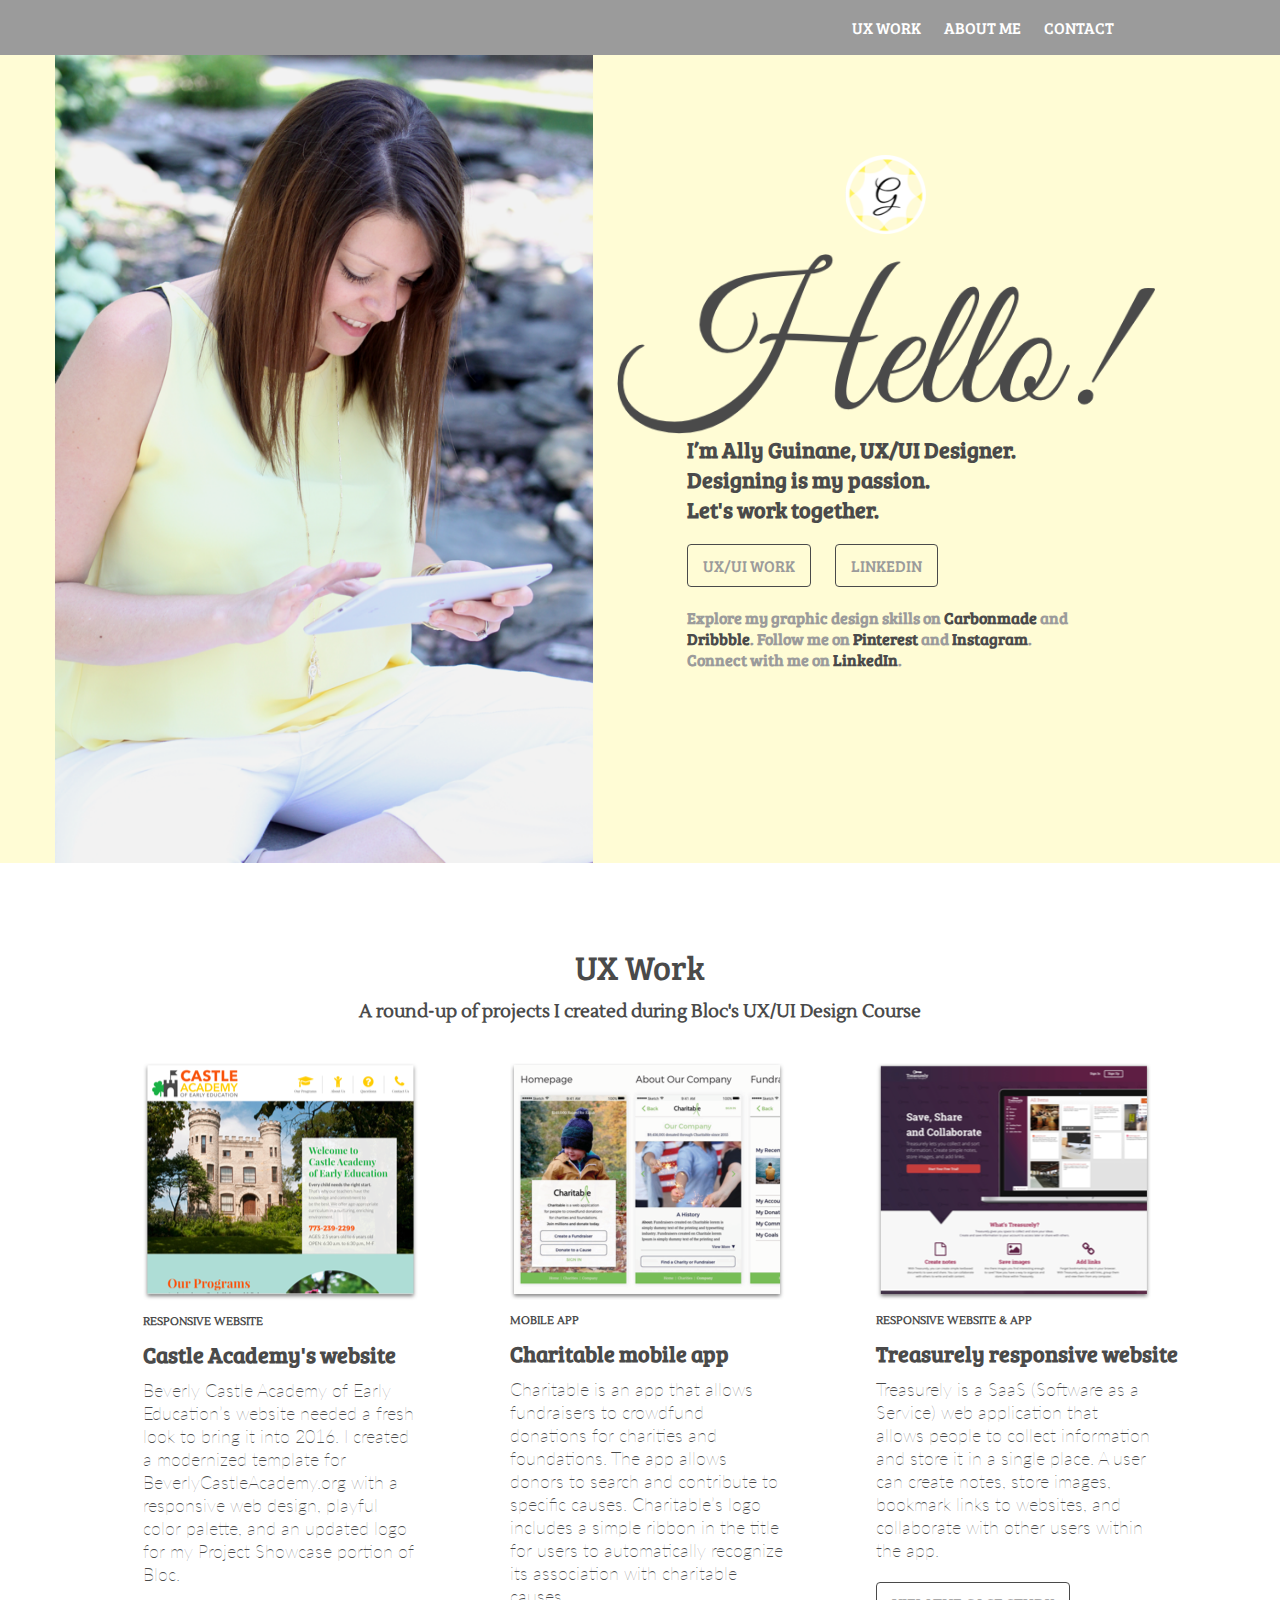
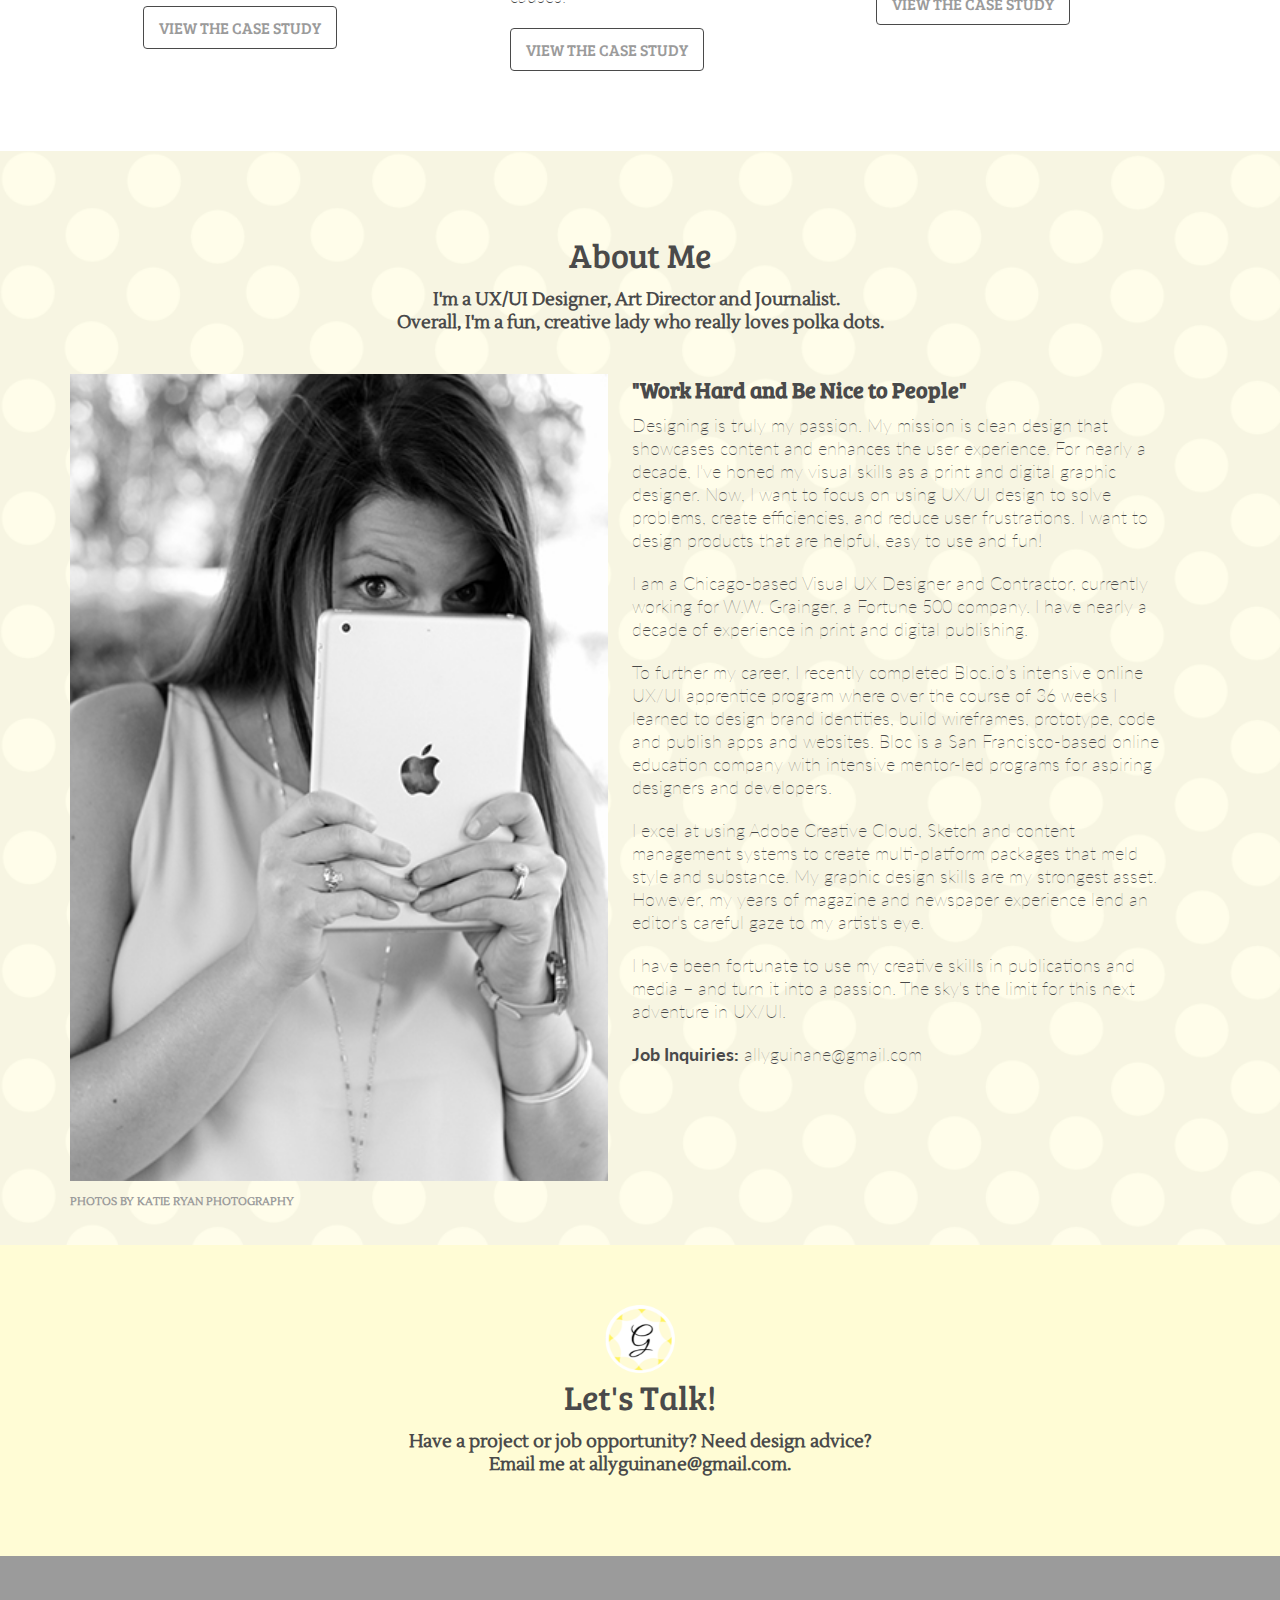
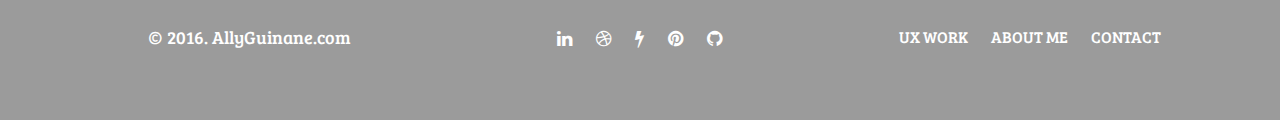
<file: index.html>
<!DOCTYPE html>
<html lang="en">
  <head>
    <meta charset="utf-8">
    <meta http-equiv="X-UA-Compatible" content="IE=edge">
    <meta name="viewport" content="width=device-width, initial-scale=1">
    <!-- The above 3 meta tags *must* come first in the head; any other head content must come *after* these tags -->
    <meta name="description" content="">
    <meta name="author" content="">
  
       <title>Ally Guinane | UX Designer</title>
  
    <!-- Google Fonts -->
      <link href='https://fonts.googleapis.com/css?family=Lustria|Bree+Serif|Great+Vibes|Lato:400,700,400italic,300' rel='stylesheet' type='text/css'>
    
    <!-- CSS -->
     <link rel="stylesheet" href="css/normalize.css">
     <link rel="stylesheet" href="css/style.css">
     <link rel="stylesheet" href="css/font-awesome.css">
  
  </head>
<body>
   <!-- Hero -->
       <div class="topnav">
          <ul>
              <li><a href="#uxwork">UX WORK</a></li>
              <li><a href="#aboutme">ABOUT ME</a></li>
              <li><a href="#contact">CONTACT</a></li>
          </ul>
       </div>
 <header>
      <nav class="container">

     <!--<div class="one-half">
        <a href="index.html" class="site-logo"><img src="images/site-logo.png" alt="G-logo" /></a> 
     </div> -->
     <div class="one-half">
        <img src="images/Guinane_05.png" alt="portrait1" class="mobile-hide"/>
     </div>
     <div class="one-half">
       <!--
        <ul>
          <li><a href="#uxwork">UX WORK</a></li>
          <li><a href="#aboutme">ABOUT ME</a></li>
          <li><a href="#contact">CONTACT</a></li>
        </ul>
        -->
        <a href="index.html" class="site-logo"><img src="images/site-logo.png" alt="g-logo"/></a>
          <img src="images/site-hello.png" alt="hello"/>
          <h3>I’m Ally Guinane, UX/UI Designer.  <br>Designing is my passion. <br>Let's work together.</h3>
          <div class="herobuttons">  
            <ul>
              <li class="btn-outline"><a href="#uxwork">UX/UI WORK</a></li>
              <li class="btn-outline"><a href="https://www.linkedin.com/in/ally-guinane-a4b34031">LINKEDIN</a></li>
            </ul>
          </div>
          <h4>Explore my graphic design skills on <a href="https://allyguinane.carbonmade.com/">Carbonmade</a> and <a href="https://dribbble.com/allyguinane">Dribbble</a>. Follow me on <a href="https://www.pinterest.com/newsally/">Pinterest</a> and <a href="https://www.instagram.com/newsartistally/?hl=en">Instagram</a>. Connect with me on <a href="https://www.linkedin.com/in/ally-guinane-a4b34031">LinkedIn</a>.</h4>
     </div>
   </nav>
 </header>

 <main role="main">
   <!-- UX Work -->
   <section id="uxwork" class="uxwork">
    <h2>UX Work</h2>
    <h5>A round-up of projects I created during Bloc's UX/UI Design Course</h5>
     <ul class="container">
       <li class="one-third">
        <div>
          <img src="images/Castle_uxwork.png" alt="castlephoto"/>
         <h6>RESPONSIVE WEBSITE</h6>
          <h3>Castle Academy's website</h3>
            <p>Beverly Castle Academy of Early Education’s website needed a fresh look to bring it into 2016. I created a modernized template for BeverlyCastleAcademy.org with a responsive web design, playful color palette, and an updated logo for my Project Showcase portion of Bloc.</p>
             <a href="https://allyguinane.github.io/casestudy1.html" class="btn-main">VIEW THE CASE STUDY</a>
        </div>
       </li>
       <li class="one-third">
        <img src="images/Charitable_uxwork.png" alt="charitablephoto"/>
         <h6>MOBILE APP</h6>
          <h3>Charitable mobile app</h3>
            <p>Charitable is an app that allows fundraisers to crowdfund donations for charities and foundations. The app allows donors to search and contribute to specific causes. Charitable’s logo includes a simple ribbon in the title for users to automatically recognize its association with charitable causes.</p>
              <a href="https://allyguinane.github.io/casestudy2.html" class="btn-main">VIEW THE CASE STUDY</a>
       </li>
       <li class="one-third">
        <img src="images/Treasurely_uxwork.png" alt="treasurelyphoto"/>
         <h6>RESPONSIVE WEBSITE & APP </h6>
          <h3>Treasurely responsive website</h3>
            <p>Treasurely is a SaaS (Software as a Service) web application that allows people to collect information and store it in a single place. A user can create notes, store images, bookmark links to websites, and collaborate with other users within the app.</p>
              <a href="https://allyguinane.github.io/casestudy3.html" class="btn-main">VIEW THE CASE STUDY</a>
       </li>
     </ul>
   </section>


<!-- About Me -->
 <section id="aboutme" class="aboutme">
   <div class="container">

     <h2>About Me</h2>
     <h5>I'm a UX/UI Designer, Art Director and Journalist.  <br>Overall, I'm a fun, creative lady who really loves polka dots.</h5>

    <ul class="container">
       <li class="one-half">
         <img src="images/Guinane_standing.png" alt="portrait2">
         <h6>PHOTOS BY <a href="http://www.katieryanchicago.com/">KATIE RYAN PHOTOGRAPHY</a></h6>
       </li>
       <li class="one-half">
         <h3>"Work Hard and Be Nice to People"</h3>
            <p>Designing is truly my passion. My mission is clean design that showcases content and enhances the user experience. For nearly a decade, I've honed my visual skills as a print and digital graphic designer. Now, I want to focus on using UX/UI design to solve problems, create efficiencies, and reduce user frustrations. I want to design products that are helpful, easy to use and fun!</p>
            <p>I am a Chicago-based Visual UX Designer and Contractor, currently working for W.W. Grainger, a Fortune 500 company. I have nearly a decade of experience in print and digital publishing.</p>
            <p>To further my career, I recently completed Bloc.io’s intensive online UX/UI apprentice program where over the course of 36 weeks I learned to design brand identities, build wireframes, prototype, code and publish apps and websites. Bloc is a San Francisco-based online education company with intensive mentor-led programs for aspiring designers and developers.</p>
            <p>I excel at using Adobe Creative Cloud, Sketch and content management systems to create multi-platform packages that meld style and substance. My graphic design skills are my strongest asset. However, my years of magazine and newspaper experience lend an editor's careful gaze to my artist's eye.</p> 
            <p>I have been fortunate to use my creative skills in publications and media – and turn it into a passion. The sky's the limit for this next adventure in UX/UI.</p>
            <p><b>Job Inquiries:</b> allyguinane@gmail.com</p>
            <!--Noting out for now 
            <ul>Skills
              <li>User Experience Design</li>
              <li>Graphic Design</li>
              <li>Content</li>
              <li>Coding</li>
              <li>Wireframes</li>
              <li>User Research</li>
            </ul> 
            -->

           <!-- Noting out for now <img src="images/site-sig.png" alt="signature"/> -->
        </li> 

    </div>
 </section>

 <!-- Let's Talk -->
 <section id="contact" class="contact">
   <div class="container">
    <a href="index.html" class="site-logo"><img src="images/site-logo.png" alt="g-logo"/></a>
     <h2>Let's Talk!</h2>
     <h5>Have a project or job opportunity? Need design advice? 
     <br>Email me at allyguinane@gmail.com.</h5>
   </div>
   <!-- <div class="talkforms">
       <form accept-charset="UTF-8" action="https://formkeep.com/f/446f68427d8b" method="POST">
         <input type="hidden" name="utf8" value="✓">

         <label for="name">Name</label>
         <input type="name" id="username" name="name">
       </form>
    <br>
       <form>
         <label for="email-address">Email</label>
         <input type="emailaddress" id="email-address" name="email">
       </form>
    <br>
      <h4>How can I help you?</h4>
       <form>
          <textarea rows="4" cols="50" name="comment" form="usrform">
          Enter message here...</textarea>
    <br>
          <button type="submit">SUBMIT</button>
       </form>
   </div> -->
       <!-- Main form - Noting this out for now 12/2016
   <div class="talkforms">
      <form accept-charset="UTF-8" action="https://formkeep.com/f/ef1997807b22" method="POST">
        <input type="hidden" name="utf8" value="✓">

        <label for="name">Your Name</label>
        <br>
        <input type="text" id="name" name="name">
        <br>
        <label for="email-address">Your Email</label>
        <br>
        <input type="email" id="email-address" name="email">
          <p></p>
        <label for="message">How can I help you today?</label>
          
          <textarea name="message"></textarea>
          <div>
             <button type="submit" class="btn">SUBMIT</button>
          </div>
      </form>
   </div>
   -->
 </section>

 </main>


 <!-- Footer -->
<footer>
 <section class="footer">
  <nav class="container">
     <div class="one-third">
        <p class="copyright-block">&copy; 2016. <a href="https://allyguinane.github.io/">AllyGuinane.com</a></p>
     </div>
     <div class="one-third">
        <ul class="icons">
          <li>
            <a href="https://www.linkedin.com/in/ally-guinane-a4b34031" target="_blank">
            <i class="fa fa-linkedin"></i>
            </a>
          </li>
          <li>
            <a href="https://dribbble.com/allyguinane" target="_blank">
             <i class="fa fa-dribbble"></i>
            </a>
          </li>
          <li>
             <a href="https://allyguinane.carbonmade.com" target="_blank">
              <i class="fa fa-bolt"></i>
             </a>
          </li>
          <li>
             <a href="https://www.pinterest.com/newsally/" target="_blank">
              <i class="fa fa-pinterest"></i>
             </a>
             </li>
             <li>
             <a href="https://github.com/allyguinane" target="_blank">
              <i class="fa fa-github"></i>
             </a>
          </li>
        </ul>
      </div>
       <div class="one-third">
         <ul class="navfoot">
          <li><a href="#uxwork">UX WORK</a></li>
          <li><a href="#aboutme">ABOUT ME</a></li> 
          <li><a href="#contact">CONTACT</a></li>
         </ul>
       </div>
    </nav>
  </section> 
</footer>
 
 <script>
  (function(i,s,o,g,r,a,m){i['GoogleAnalyticsObject']=r;i[r]=i[r]||function(){
  (i[r].q=i[r].q||[]).push(arguments)},i[r].l=1*new Date();a=s.createElement(o),
  m=s.getElementsByTagName(o)[0];a.async=1;a.src=g;m.parentNode.insertBefore(a,m)
  })(window,document,'script','https://www.google-analytics.com/analytics.js','ga');

  ga('create', 'UA-82502257-1', 'auto');
  ga('send', 'pageview');

</script>

  </body>
</html>
</file>
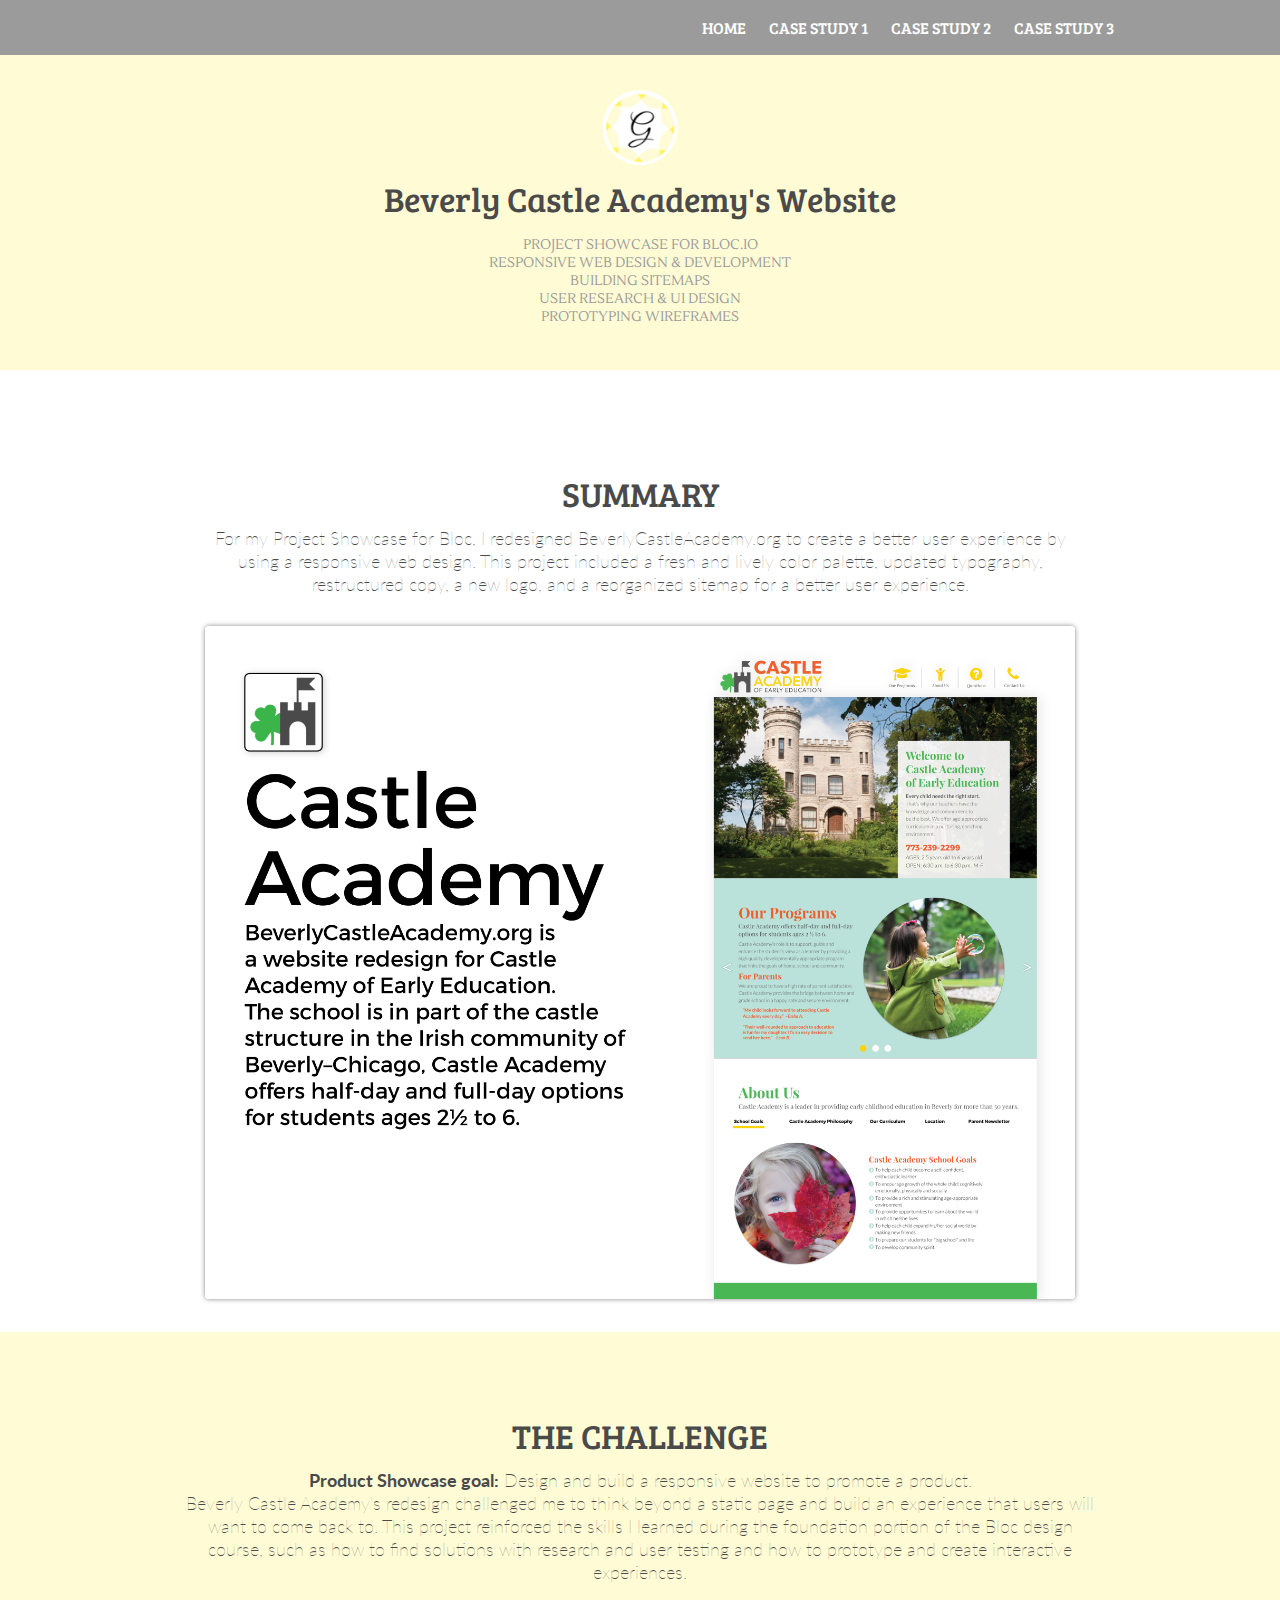
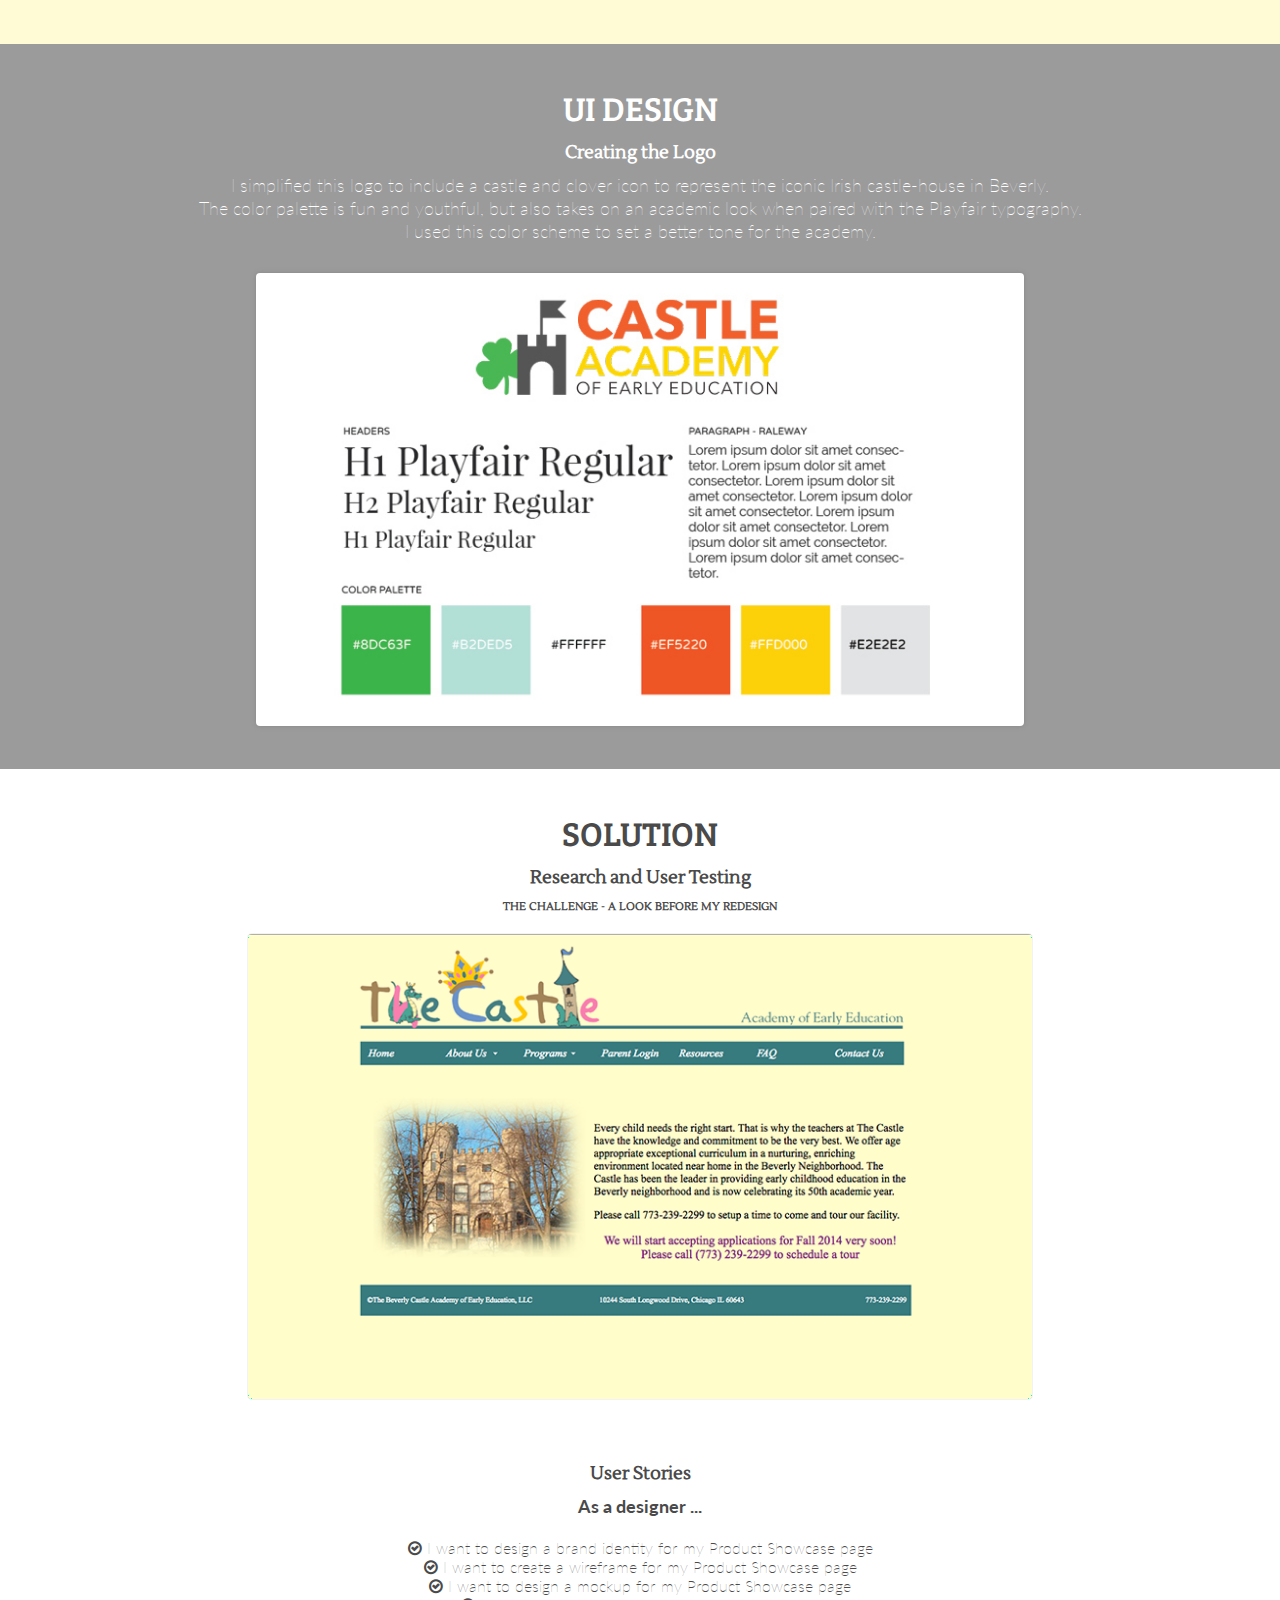
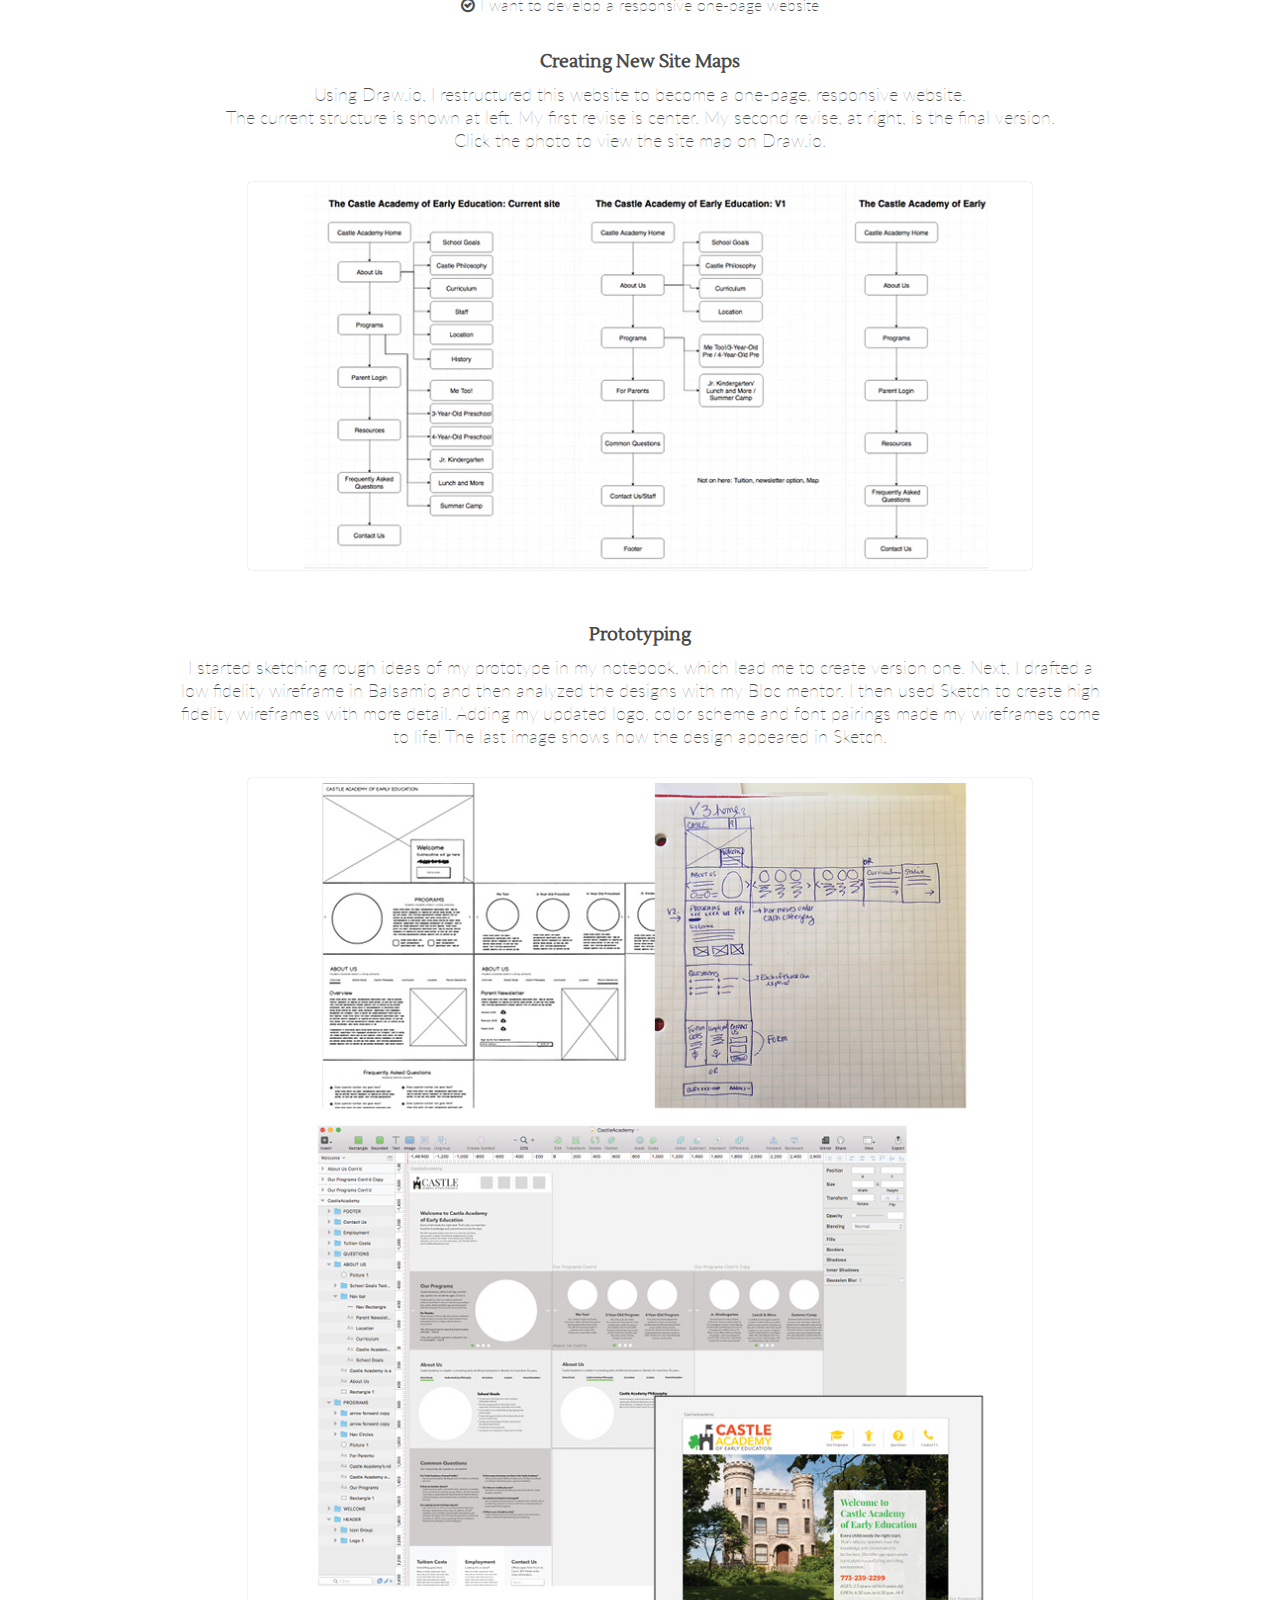
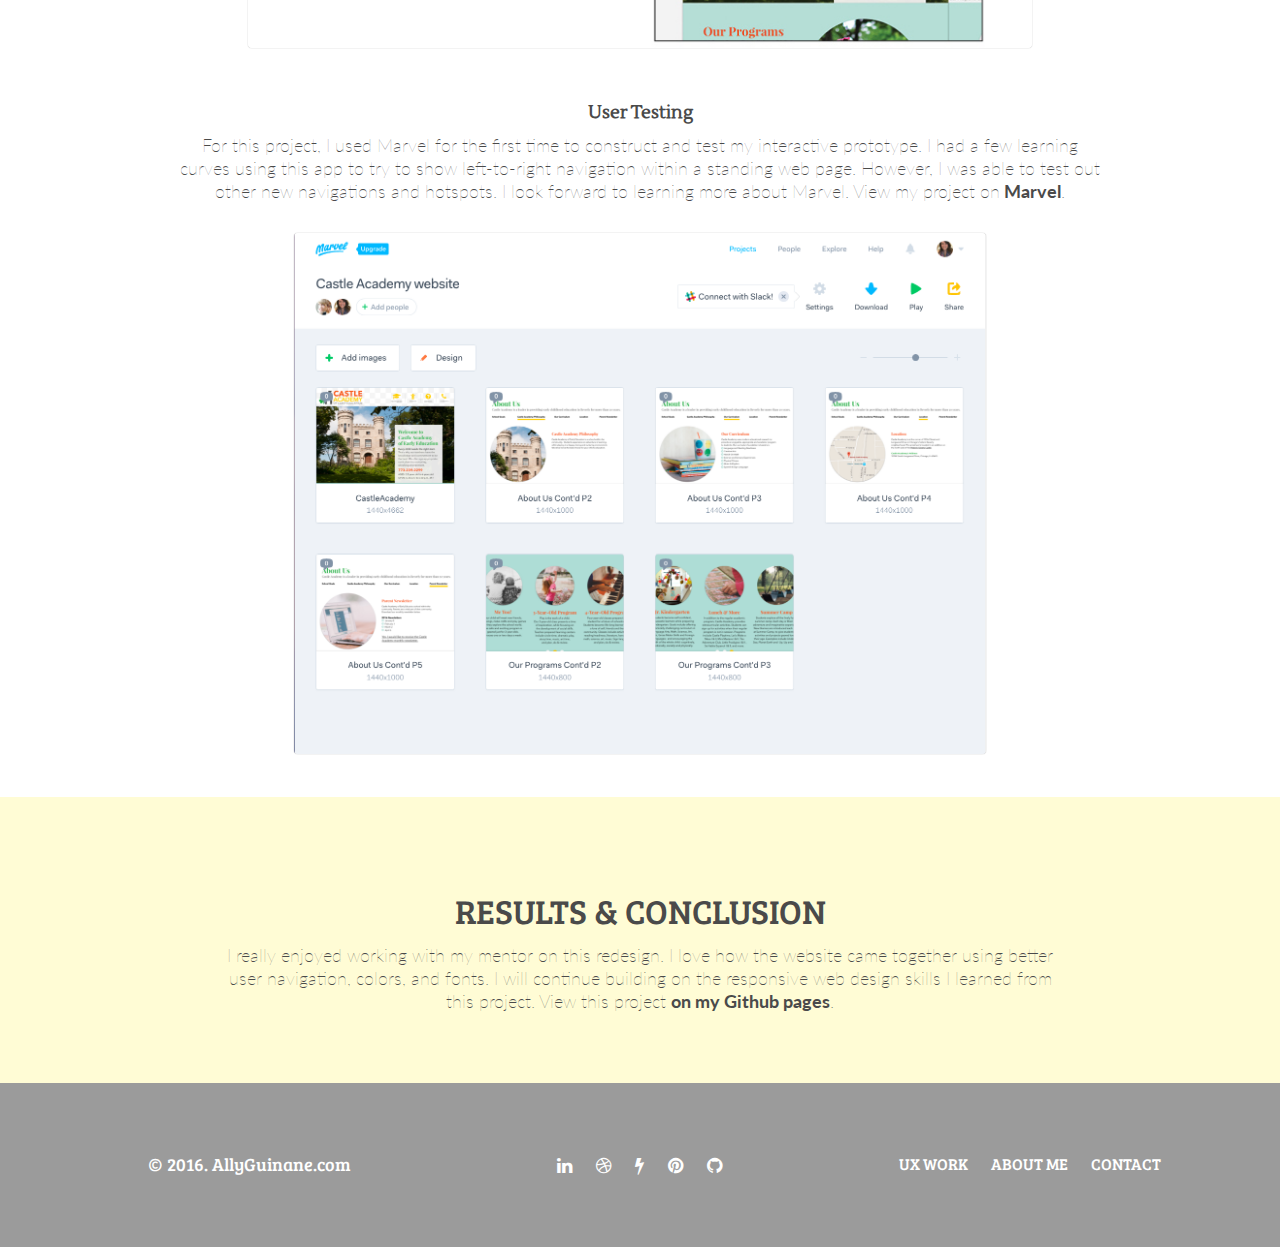
<file: casestudy1.html>
<!DOCTYPE html>
<html lang="en">
  <head>
    <meta charset="utf-8">
    <meta http-equiv="X-UA-Compatible" content="IE=edge">
    <meta name="viewport" content="width=device-width, initial-scale=1">
    <!-- The above 3 meta tags *must* come first in the head; any other head content must come *after* these tags -->
    <meta name="description" content="">
    <meta name="author" content="">
  
       <title>Ally Guinane | Case Study: Castle Academy</title>
  
    <!-- Google Fonts -->
      <link href='https://fonts.googleapis.com/css?family=Lustria|Bree+Serif|Great+Vibes|Lato:400,700,400italic,300' rel='stylesheet' type='text/css'>
    
    <!-- CSS -->
     <link rel="stylesheet" href="css/normalize.css">
     <link rel="stylesheet" href="css/style.css">
     <link rel="stylesheet" href="css/font-awesome.css">
  
  </head>
  <body>
      <div class="topnavcasestudies">
          <ul>
              <li><a href="https://allyguinane.github.io/index.html">HOME</a></li>
              <li><a href="https://allyguinane.github.io/casestudy1.html">CASE STUDY 1</a></li>
              <li><a href="https://allyguinane.github.io/casestudy2.html">CASE STUDY 2</a></li>
              <li><a href="https://allyguinane.github.io/casestudy3.html">CASE STUDY 3</a></li>
          </ul>
       </div>
    <section id="header_case" class="header">
        <a href="index.html" class="site-logo"><img src="images/site-logo.png" alt="g-logo"/></a>
        <h2>Beverly Castle Academy's Website</h2>
        <ul class="projectlist">
          <li>Project Showcase for Bloc.io</li>
          <li>Responsive Web Design & Development</li>
          <li>Building Sitemaps</li>
          <li>User Research & UI Design</li>
          <li>Prototyping Wireframes</li>
        </ul>
    </section>

    <section id="summary_case">
              <div class="summary">
                <h2>SUMMARY</h2>
                <p>For my Project Showcase for Bloc, I redesigned BeverlyCastleAcademy.org to create a better user experience by using a responsive web design. This project included a fresh and lively color palette, updated typography, restructured copy, a new logo, and a reorganized sitemap for a better user experience.</p>
                <a class="casestudy1-1"><img src="images/Castle_FinalPage.png" alt="casestudy1-1"/></a>
              </div>
    </section>

    <section id="challenge_case">
              <div class="challenge">
                <h2>THE CHALLENGE</h2>
                <p><b>Product Showcase goal:</b> Design and build a responsive website to promote a product. 
                <br>Beverly Castle Academy's redesign challenged me to think beyond a static page and build an experience that users will want to come back to. This project reinforced the skills I learned during the foundation portion of the Bloc design course, such as how to find solutions with research and user testing and how to prototype and create interactive experiences.</p>
              </div>
    </section>

            <div class="uidesign">
              <h2>UI DESIGN</h2>
              <h5>Creating the Logo</h5>
              <p>I simplified this logo to include a castle and clover icon to represent the iconic Irish castle-house in Beverly. 
              <br>The color palette is fun and youthful, but also takes on an academic look when paired with the Playfair typography. 
              <br>I used this color scheme to set a better tone for the academy.</p>
              <a class="casestudy1-2"><img src="images/CaseStudy1-2.jpg" alt="casestudy1-2"/></a>
            </div>

    <section id="solution">
            <div class="solution">
                <h2>SOLUTION</h2>
                <h5>Research and User Testing</h5>
                <h6>THE CHALLENGE - A LOOK BEFORE MY REDESIGN</h6>
                <a class="casestudy1-3"><img src="images/CaseStudy1-3.png" alt="casestudy1-3"/></a>
                <p></p>
            </div>

            <div> 
                <h5>User Stories</h5>
                  <p><b>As a designer ...</b></p>
                  <ul>
                    <li><i class="fa fa-check-circle-o"></i> I want to design a brand identity for my Product Showcase page</li>
                    <li><i class="fa fa-check-circle-o"></i> I want to create a wireframe for my Product Showcase page</li>
                    <li><i class="fa fa-check-circle-o"></i> I want to design a mockup for my Product Showcase page</li>
                    <li><i class="fa fa-check-circle-o"></i> I want to develop a responsive one-page website</li>
                  </ul>
            </div>

            <div class="sitemaps">
              <h5>Creating New Site Maps</h5>
              <p>Using Draw.io, I restructured this website to become a one-page, responsive website. 
              <br>The current structure is shown at left. My first revise is center. My second revise, at right, is the final version. 
              <br>Click the photo to view the site map on Draw.io. </p>
              <a href="https://drive.google.com/file/d/0B6pR4ae5PQekcnVobGhLUGpUdlk/view?usp=sharing" class="casestudy1-4"><img src="images/CaseStudy1-4.jpg" alt="casestudy1-4"/></a>
            </div>

            <div class="sitemaps">
              <h5>Prototyping</h5>
              <p>I started sketching rough ideas of my prototype in my notebook, which lead me to create version one. Next, I drafted a low fidelity wireframe in Balsamiq and then analyzed the designs with my Bloc mentor. I then used Sketch to create high fidelity wireframes with more detail. Adding my updated logo, color scheme and font pairings made my wireframes come to life! The last image shows how the design appeared in Sketch.</p>
              <a class="casestudy1-5"><img src="images/CaseStudy1-5.jpg" alt="casestudy1-5"/></a>
            </div>

            <div class="usertesting">
              <h5>User Testing</h5>
              <p>For this project, I used Marvel for the first time to construct and test my interactive prototype. I had a few learning curves using this app to try to show left-to-right navigation within a standing web page. However, I was able to test out other new navigations and hotspots. I look forward to learning more about Marvel. View my project on<a href="https://marvelapp.com/id0ae6"> Marvel</a>.</p>
              <a href="https://marvelapp.com/id0ae6#11682579" class="casestudy1-6"><img src="images/CaseStudy1-6.png" alt="casestudy1-6"/></a>
            </div>
    </section>
    <section id="results">
            <div class="results">
              <h2>RESULTS & CONCLUSION</h2>
              <p>I really enjoyed working with my mentor on this redesign. I love how the website came together using better user navigation, colors, and fonts. I will continue building on the responsive web design skills I learned from this project. View this project <a href="http://allyguinane.github.io/castle-academy/">on my Github pages</a>.</p>
            </div>
    </section>
      </div>
    </section>



 <!-- Footer -->
<footer>
 <section class="footer">
  <nav class="container">
     <div class="one-third">
        <p class="copyright-block">&copy; 2016. <a href="https://allyguinane.github.io/">AllyGuinane.com</a></p>
     </div>
     <div class="one-third">
        <ul class="icons">
          <li>
            <a href="https://www.linkedin.com/in/ally-davis-guinane-a4b34031" target="_blank">
            <i class="fa fa-linkedin"></i>
            </a>
          </li>
          <li>
            <a href="https://dribbble.com/allyguinane" target="_blank">
             <i class="fa fa-dribbble"></i>
            </a>
          </li>
          <li>
             <a href="https://allyguinane.carbonmade.com" target="_blank">
              <i class="fa fa-bolt"></i>
             </a>
          </li>
          <li>
             <a href="https://www.pinterest.com/newsally/" target="_blank">
              <i class="fa fa-pinterest"></i>
             </a>
             </li>
             <li>
             <a href="https://github.com/allyguinane" target="_blank">
              <i class="fa fa-github"></i>
             </a>
          </li>
        </ul>
      </div>
      <div class="one-third">
           <ul class="navfoot"> 
            <li><a href="https://allyguinane.github.io/#uxwork">UX WORK</a></li>
            <li><a href="https://allyguinane.github.io/#aboutme">ABOUT ME</a></li> 
            <li><a href="https://allyguinane.github.io/#contact">CONTACT</a></li>
           </ul>
      </div>
   </nav>
  </section>
</footer>
 
 <script>
  (function(i,s,o,g,r,a,m){i['GoogleAnalyticsObject']=r;i[r]=i[r]||function(){
  (i[r].q=i[r].q||[]).push(arguments)},i[r].l=1*new Date();a=s.createElement(o),
  m=s.getElementsByTagName(o)[0];a.async=1;a.src=g;m.parentNode.insertBefore(a,m)
  })(window,document,'script','https://www.google-analytics.com/analytics.js','ga');

  ga('create', 'UA-82502257-1', 'auto');
  ga('send', 'pageview');

</script>

 </body>
</html>
</file>
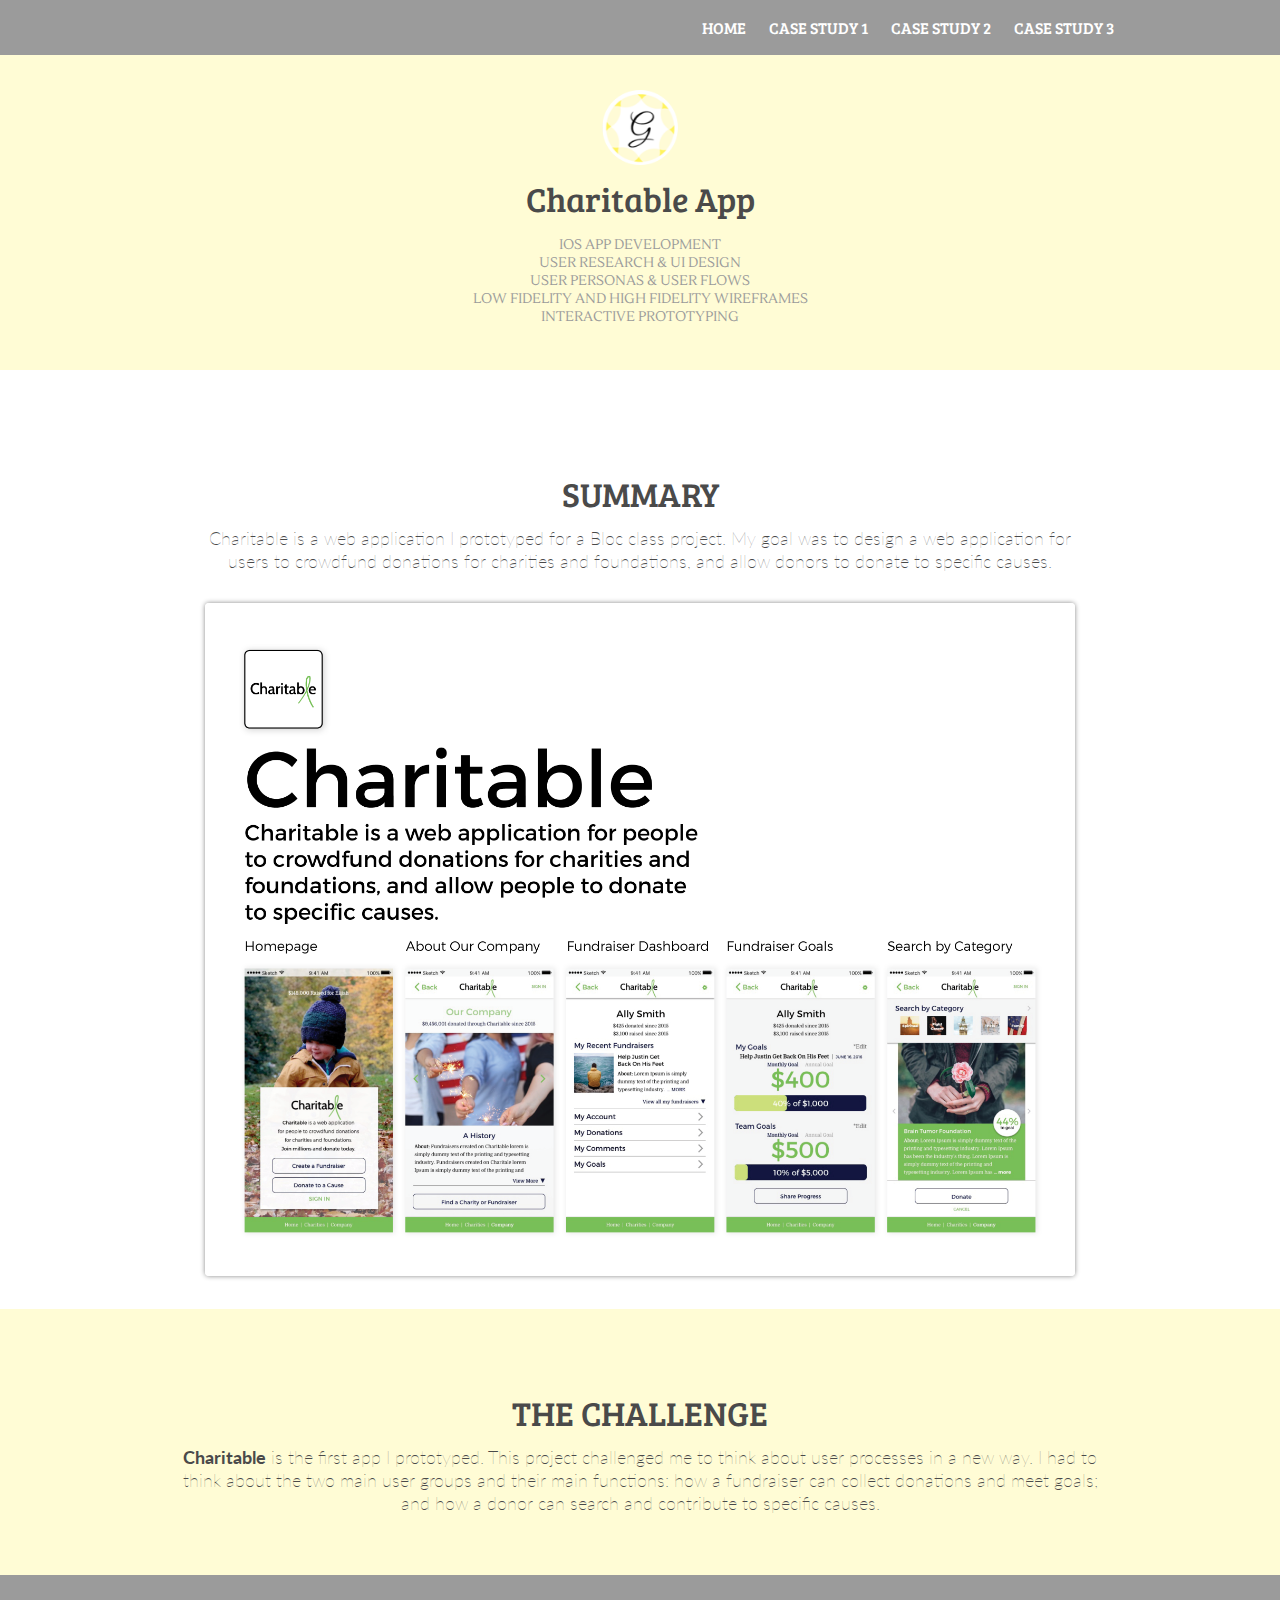
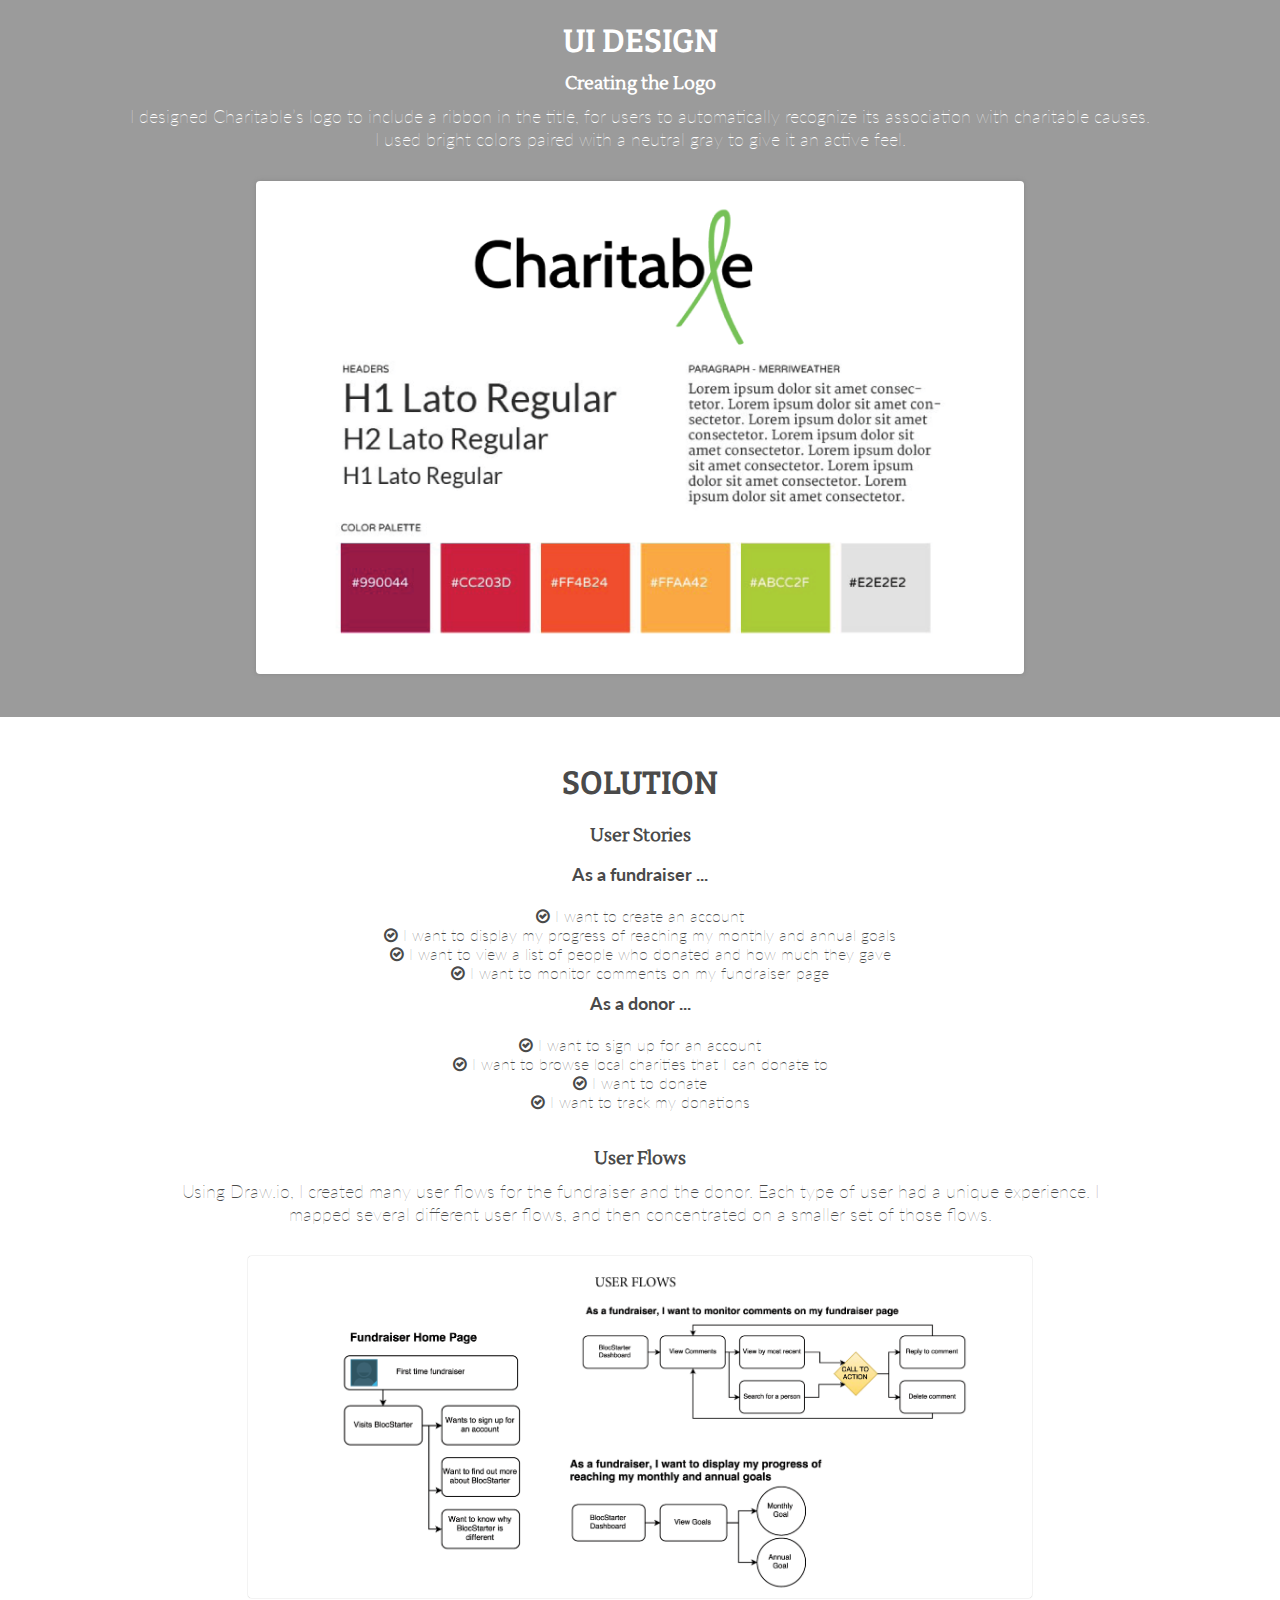
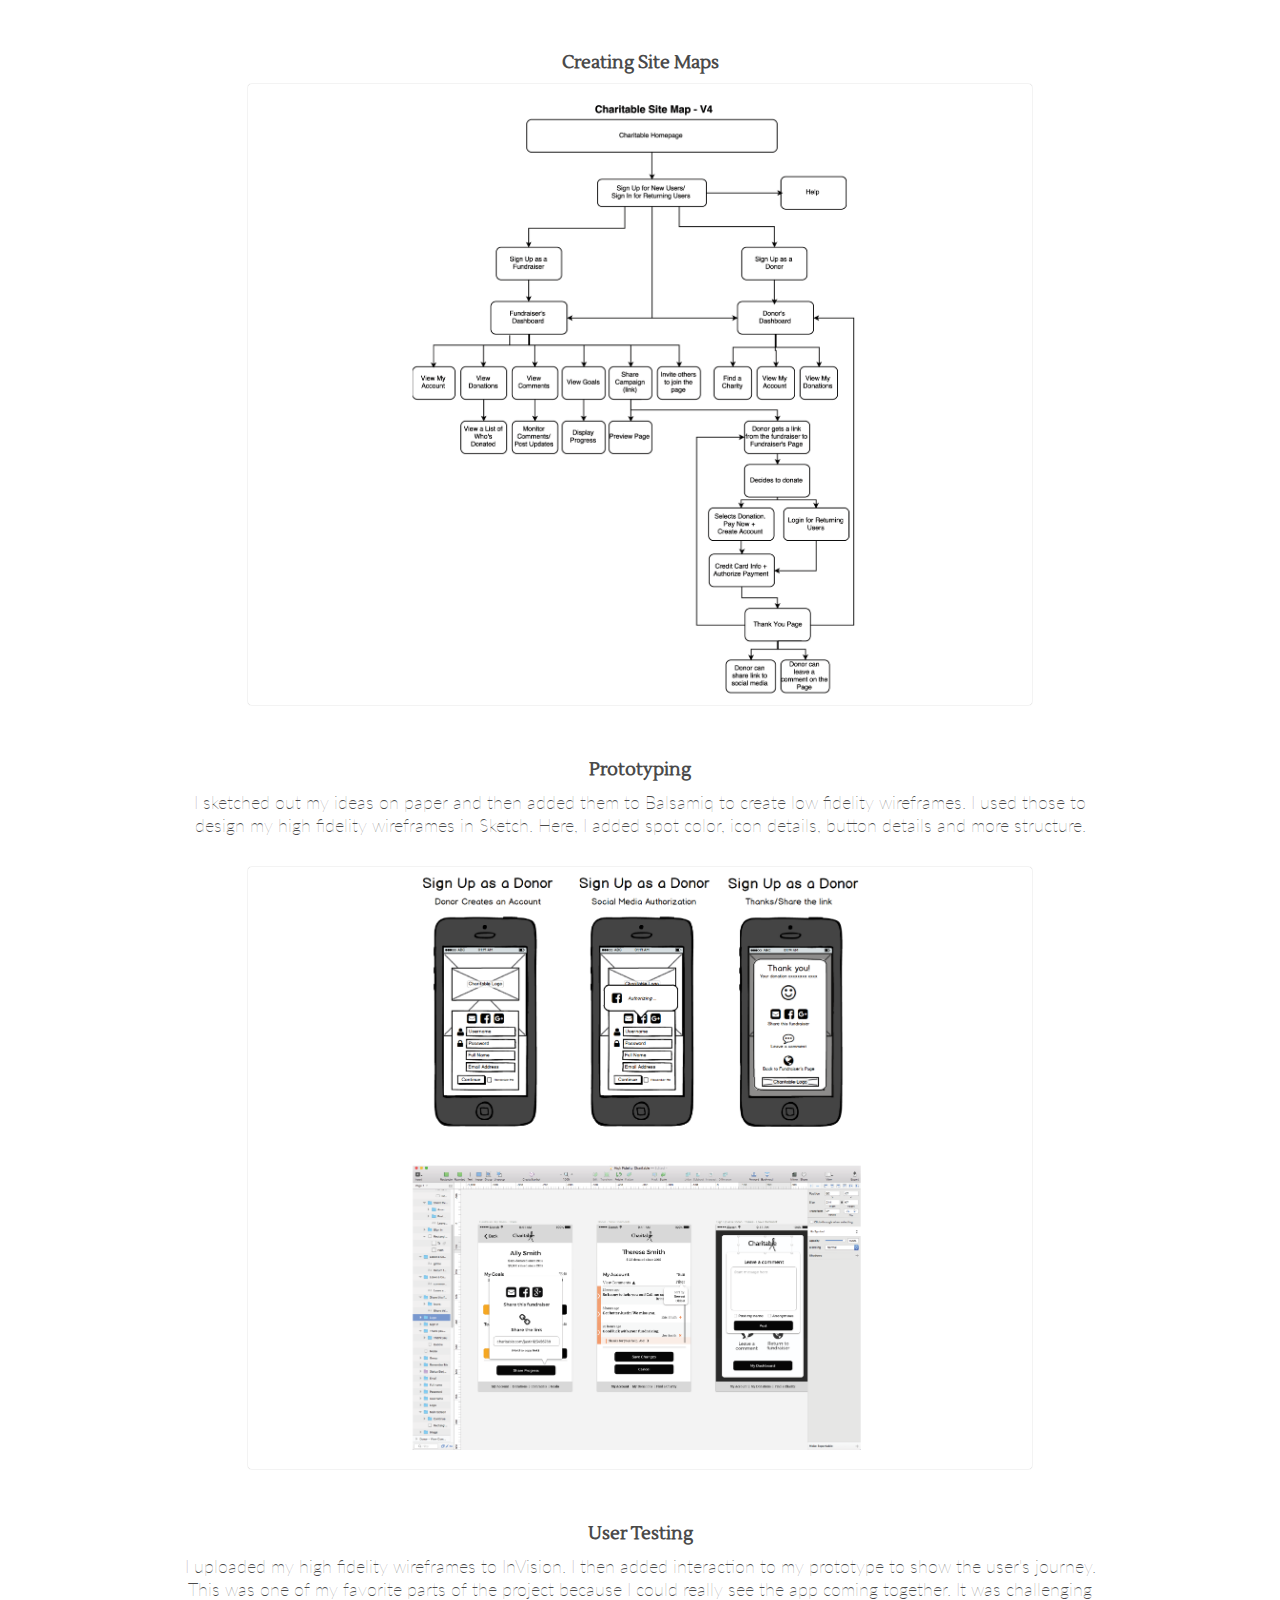
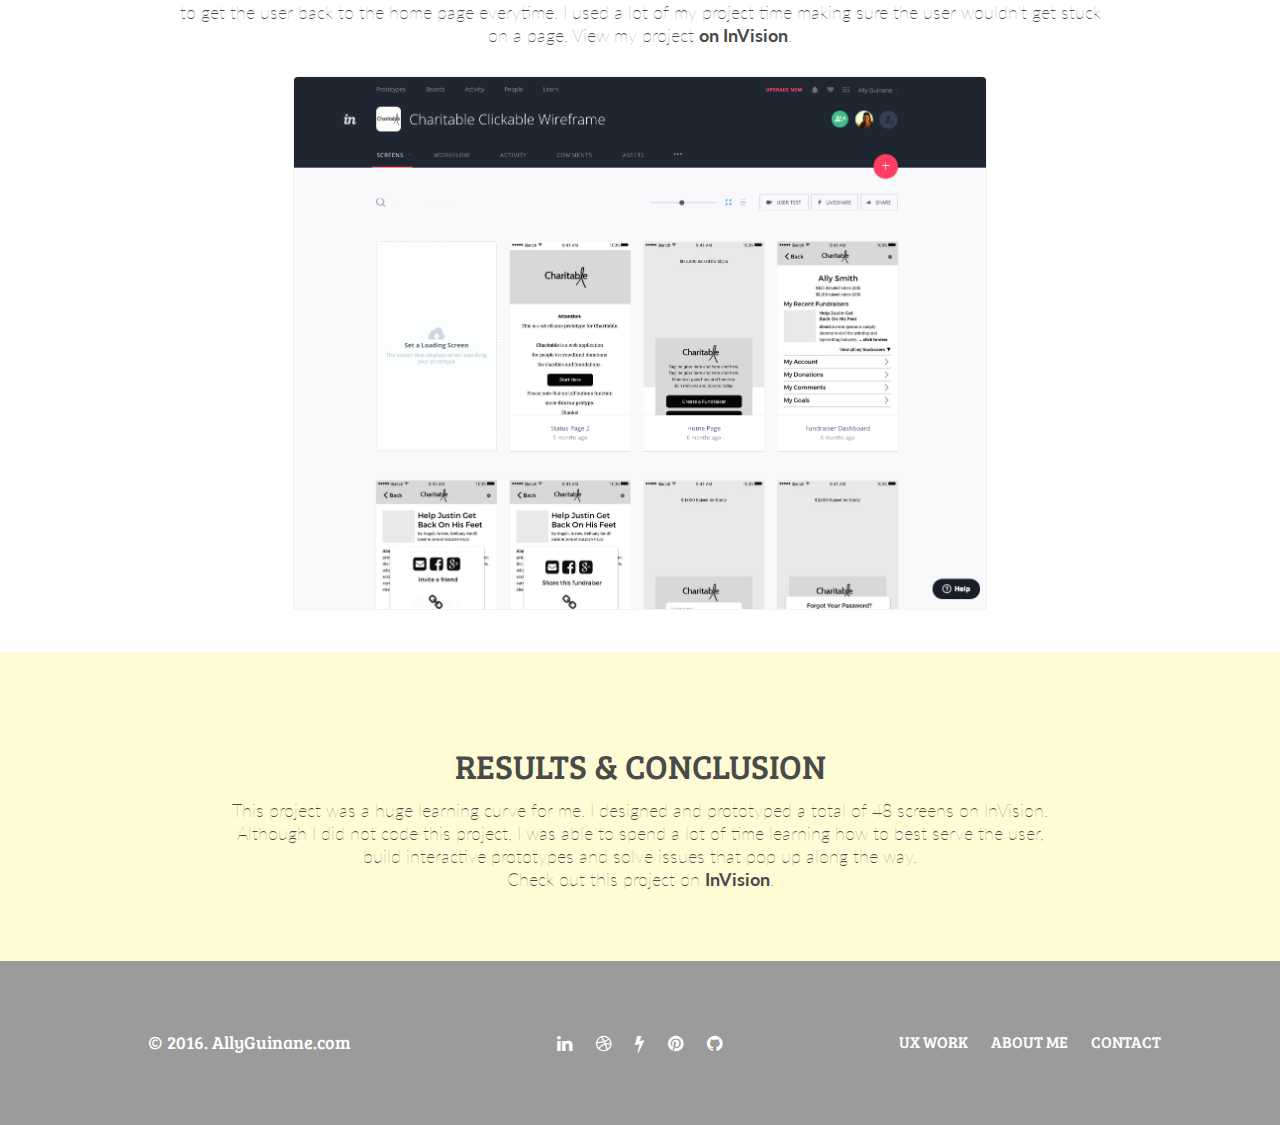
<file: casestudy2.html>
<!DOCTYPE html>
<html lang="en">
  <head>
    <meta charset="utf-8">
    <meta http-equiv="X-UA-Compatible" content="IE=edge">
    <meta name="viewport" content="width=device-width, initial-scale=1">
    <!-- The above 3 meta tags *must* come first in the head; any other head content must come *after* these tags -->
    <meta name="description" content="">
    <meta name="author" content="">
  
       <title>Ally Guinane | Case Study: Charitable app</title>
  
    <!-- Google Fonts -->
      <link href='https://fonts.googleapis.com/css?family=Lustria|Bree+Serif|Great+Vibes|Lato:400,700,400italic,300' rel='stylesheet' type='text/css'>
    
    <!-- CSS -->
     <link rel="stylesheet" href="css/normalize.css">
     <link rel="stylesheet" href="css/style.css">
     <link rel="stylesheet" href="css/font-awesome.css">
  

 <body>
       <div class="topnavcasestudies">
          <ul>
              <li><a href="https://allyguinane.github.io/index.html">HOME</a></li>
              <li><a href="https://allyguinane.github.io/casestudy1.html">CASE STUDY 1</a></li>
              <li><a href="https://allyguinane.github.io/casestudy2.html">CASE STUDY 2</a></li>
              <li><a href="https://allyguinane.github.io/casestudy3.html">CASE STUDY 3</a></li>
          </ul>
       </div>
    <section id="header_case" class="header">
      <a href="index.html" class="site-logo"><img src="images/site-logo.png" alt="g-logo"/></a>
        <h2>Charitable App</h2>
        <ul class="projectlist">
          <li>IOS App Development</li>
          <li>User Research & UI Design</li>
          <li>User Personas & User Flows</li>
          <li>Low Fidelity and High Fidelity Wireframes</li>
          <li>Interactive Prototyping</li>
        </ul>
    </section>

    <section id="summary_case">
              <div class="summary">
                <h2>SUMMARY</h2>
                <p>Charitable is a web application I prototyped for a Bloc class project. My goal was to design a web application for users to crowdfund donations for charities and foundations, and allow donors to donate to specific causes.</p>
                <a class="casestudy2-1"><img src="images/Charitable_FinalPage_Case.png" alt="casestudy2-1"/></a>
              </div>
    </section>

    <section id="challenge_case">
              <div class="challenge">
                <h2>THE CHALLENGE</h2>
                <p><b>Charitable</b> is the first app I prototyped. This project challenged me to think about user processes in a new way. I had to think about the two main user groups and their main functions: how a fundraiser can collect donations and meet goals; and how a donor can search and contribute to specific causes.</p>
              </div>
    </section>

            <div class="uidesign">
                <h2>UI DESIGN</h2>
                <h5>Creating the Logo</h5>
                <p>I designed Charitable’s logo to include a ribbon in the title, for users to automatically recognize its association with charitable causes. <br>I used bright colors paired with a neutral gray to give it an active feel.</p>
                <a class="casestudy2-2"><img src="images/CaseStudy2_2.png" alt="casestudy2-2"/></a>
            </div>

    <section id="solution">
            <div class="solution">
                <h2>SOLUTION</h2>
                <p></p>
            </div>

            <div> 
                <h5>User Stories</h5>
                  <ul>
                    <p><b>As a fundraiser ...</b></p>
                    <li><i class="fa fa-check-circle-o"></i> I want to create an account</li>
                    <li><i class="fa fa-check-circle-o"></i> I want to display my progress of reaching my monthly and annual goals</li>
                    <li><i class="fa fa-check-circle-o"></i> I want to view a list of people who donated and how much they gave</li>
                    <li><i class="fa fa-check-circle-o"></i> I want to monitor comments on my fundraiser page</li>
                    <p><b>As a donor ...</b></p>
                    <li><i class="fa fa-check-circle-o"></i> I want to sign up for an account</li>
                    <li><i class="fa fa-check-circle-o"></i> I want to browse local charities that I can donate to</li>
                    <li><i class="fa fa-check-circle-o"></i> I want to donate</li>
                    <li><i class="fa fa-check-circle-o"></i> I want to track my donations</li>
                  </ul>
            </div>

            <div class="userflows">
              <h5>User Flows</h5>
              <p>Using Draw.io, I created many user flows for the fundraiser and the donor. Each type of user had a unique experience. I  mapped several different user flows, and then concentrated on a smaller set of those flows.</p> 
              <a class="casestudy2-3"><img src="images/CaseStudy2_3.png" alt="casestudy2-3"/></a>
            </div>



            <div class="sitemaps">
              <h5>Creating Site Maps</h5>
              <a class="casestudy2-4"><img src="images/CaseStudy2_4.png" alt="casestudy2-4"/></a>
            </div>

            <div class="prototyping">
              <h5>Prototyping</h5>
              <p>I sketched out my ideas on paper and then added them to Balsamiq to create low fidelity wireframes. I used those to design my high fidelity wireframes in Sketch. Here, I added spot color, icon details, button details and more structure.</p>
              <a class="casestudy2-5"><img src="images/CaseStudy2_5.png" alt="casestudy2-5"/></a>
            </div>

            <div class="usertesting">
              <h5>User Testing</h5>
              <p>I uploaded my high fidelity wireframes to InVision. I then added interaction to my prototype to show the user's journey. This was one of my favorite parts of the project because I could really see the app coming together. It was challenging to get the user back to the home page everytime. I used a lot of my project time making sure the user wouldn't get stuck on a page. View my project <a href="https://marvelapp.com/id0ae6">on InVision</a>.</p>
              <a href="https://projects.invisionapp.com/d/main#/projects/6116754" class="casestudy2-6"><img src="images/CaseStudy2-6.png" alt="casestudy2-6"/></a>
            </div>


    </section>
    <section id="results">
            <div class="results">
              <h2>RESULTS & CONCLUSION</h2>
              <p>This project was a huge learning curve for me. I designed and prototyped a total of 48 screens on InVision. Although I did not code this project, I was able to spend a lot of time learning how to best serve the user, build interactive prototypes and solve issues that pop up along the way. 
              <br>Check out this project on <a href="https://invis.io/XR5TL2A97"><b> InVision</b></a>.</p>
            </div>
    </section>


 <!-- Footer -->
<footer>
 <section class="footer">
  <nav class="container">
     <div class="one-third">
        <p class="copyright-block">&copy; 2016. <a href="https://allyguinane.github.io/">AllyGuinane.com</a></p>
     </div>
     <div class="one-third">
        <ul class="icons">
          <li>
            <a href="https://www.linkedin.com/in/ally-davis-guinane-a4b34031" target="_blank">
            <i class="fa fa-linkedin"></i>
            </a>
          </li>
          <li>
            <a href="https://dribbble.com/allyguinane" target="_blank">
             <i class="fa fa-dribbble"></i>
            </a>
          </li>
          <li>
             <a href="https://allyguinane.carbonmade.com" target="_blank">
              <i class="fa fa-bolt"></i>
             </a>
          </li>
          <li>
             <a href="https://www.pinterest.com/newsally/" target="_blank">
              <i class="fa fa-pinterest"></i>
             </a>
             </li>
             <li>
             <a href="https://github.com/allyguinane" target="_blank">
              <i class="fa fa-github"></i>
             </a>
          </li>
        </ul>
      </div>
      <div class="one-third">
           <ul class="navfoot"> 
            <li><a href="https://allyguinane.github.io/#uxwork">UX WORK</a></li>
            <li><a href="https://allyguinane.github.io/#aboutme">ABOUT ME</a></li> 
            <li><a href="https://allyguinane.github.io/#contact">CONTACT</a></li>
           </ul>
      </div>
   </nav>
  </section>
</footer>
 
 <script>
  (function(i,s,o,g,r,a,m){i['GoogleAnalyticsObject']=r;i[r]=i[r]||function(){
  (i[r].q=i[r].q||[]).push(arguments)},i[r].l=1*new Date();a=s.createElement(o),
  m=s.getElementsByTagName(o)[0];a.async=1;a.src=g;m.parentNode.insertBefore(a,m)
  })(window,document,'script','https://www.google-analytics.com/analytics.js','ga');

  ga('create', 'UA-82502257-1', 'auto');
  ga('send', 'pageview');

</script>

  </body>
</html>
</file>
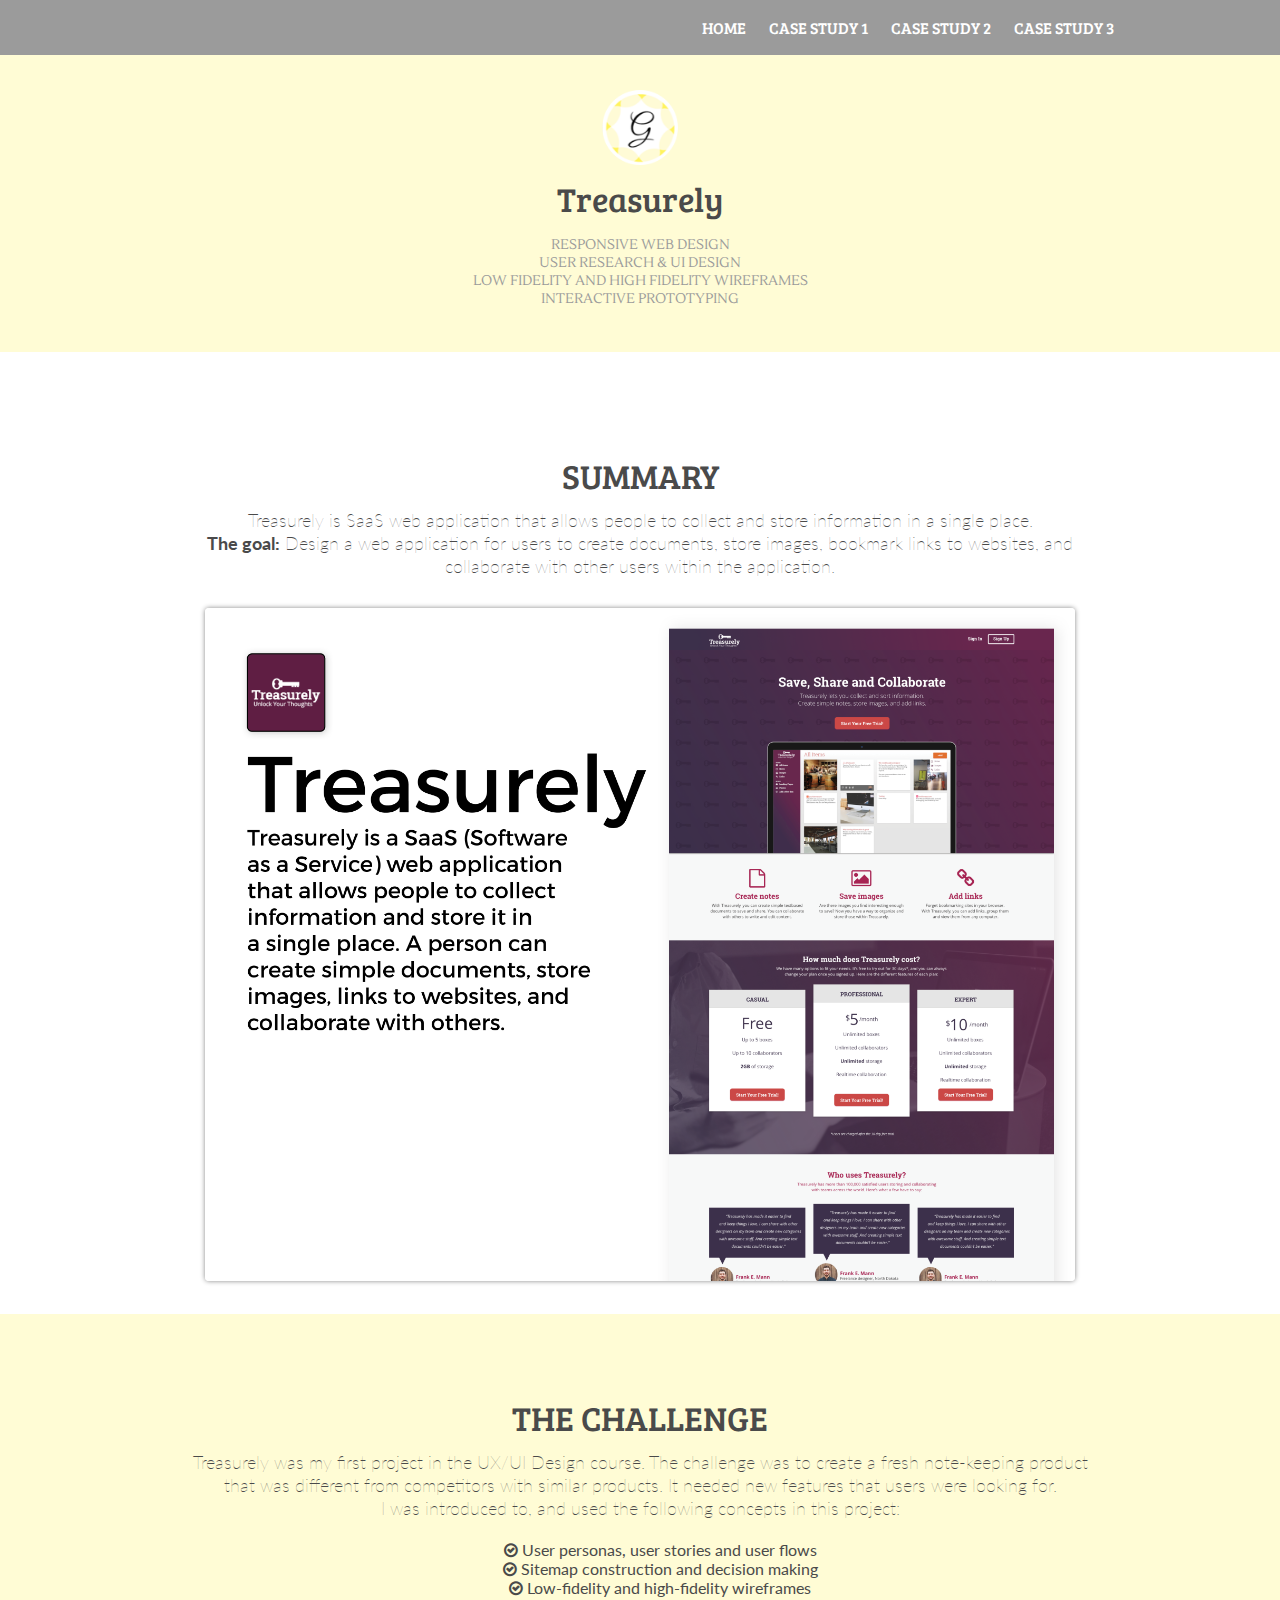
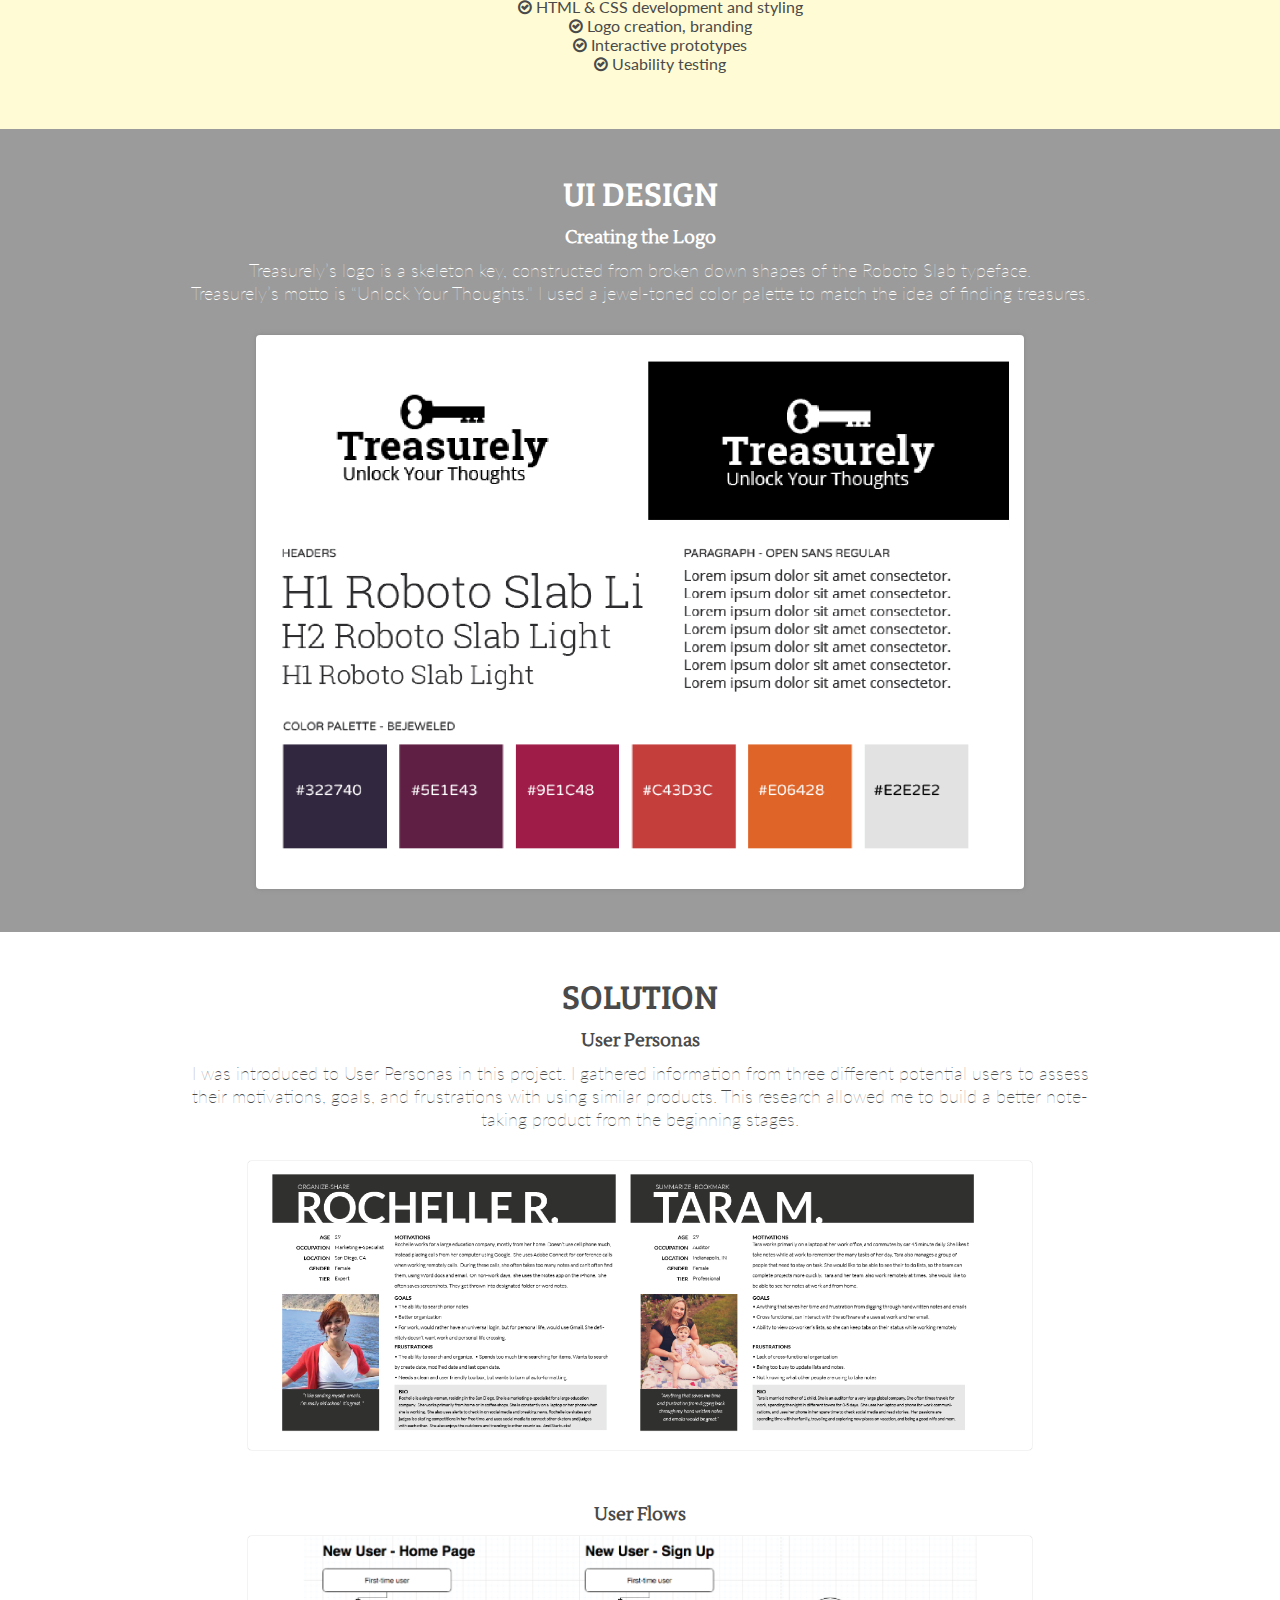
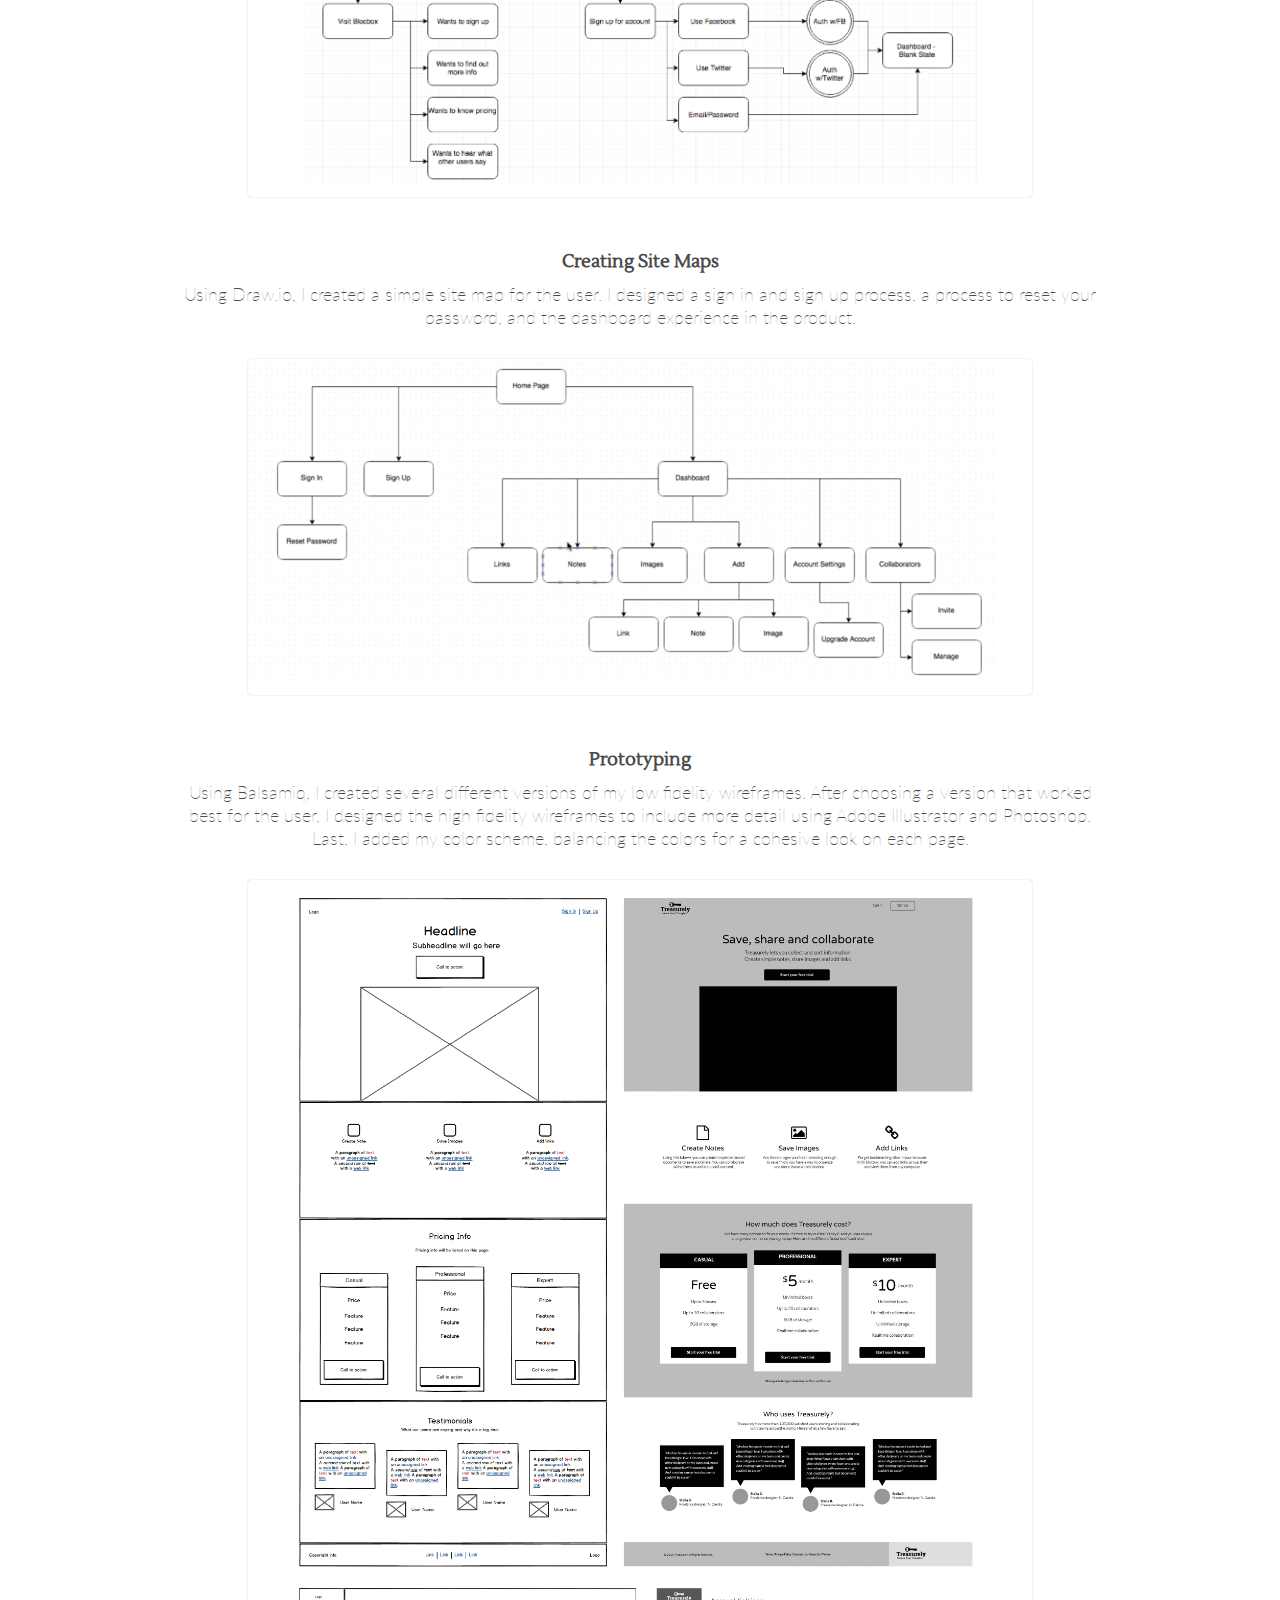
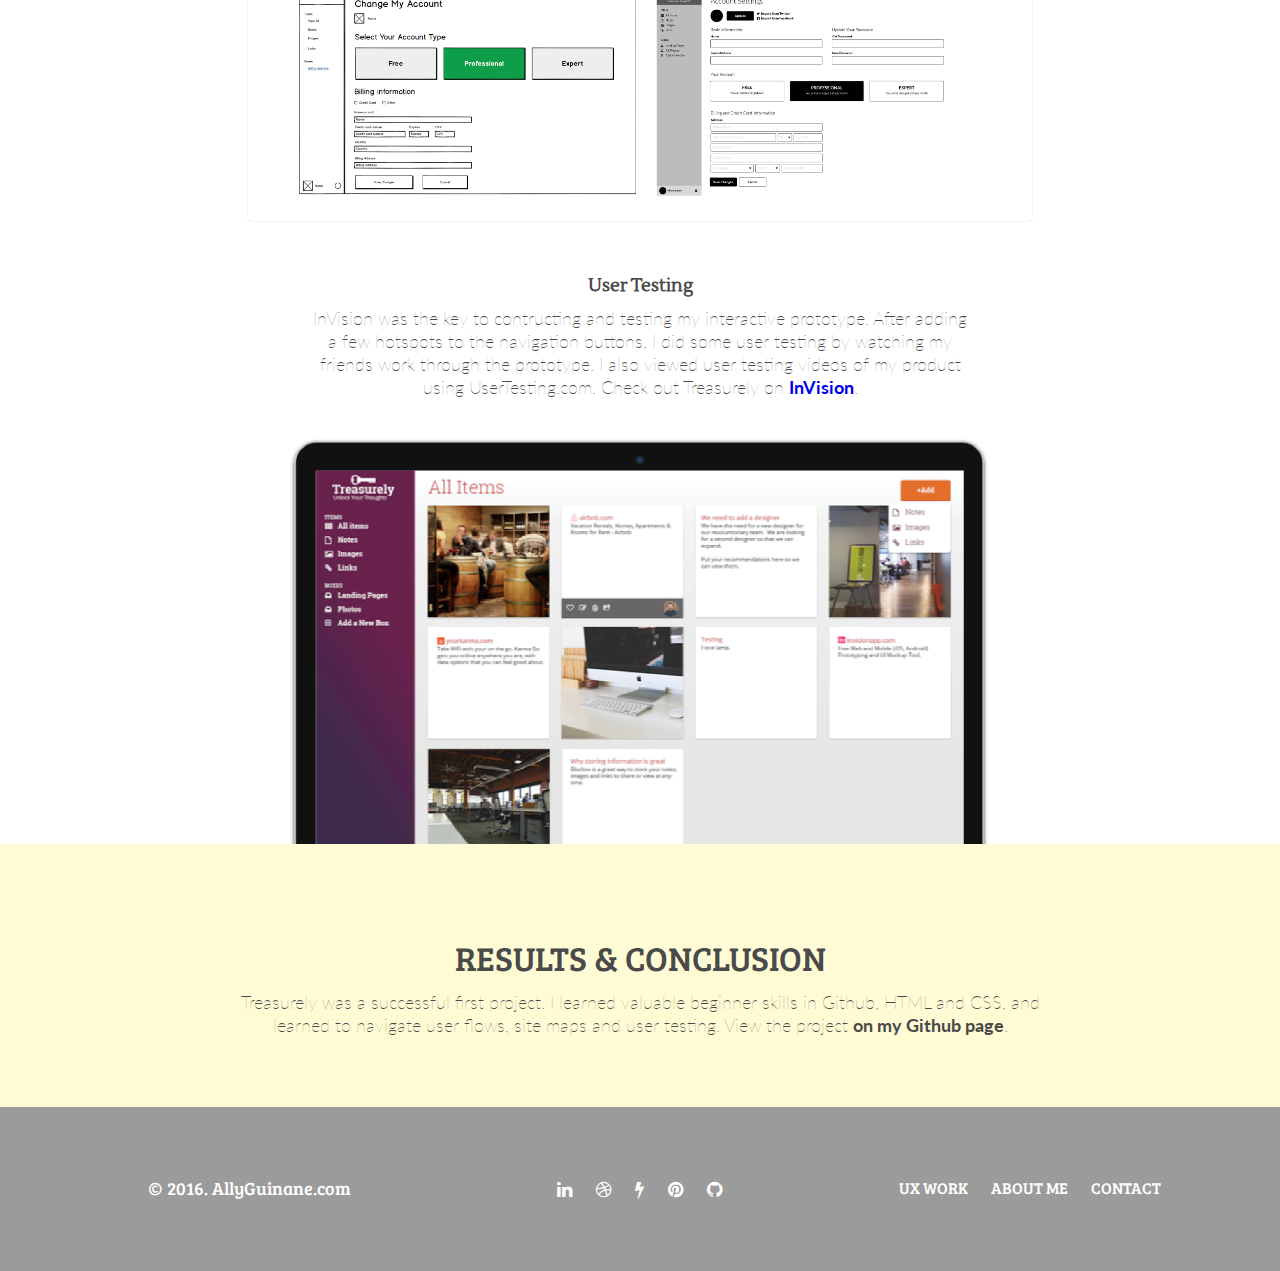
<file: casestudy3.html>
<!DOCTYPE html>
<html lang="en">
  <head>
    <meta charset="utf-8">
    <meta http-equiv="X-UA-Compatible" content="IE=edge">
    <meta name="viewport" content="width=device-width, initial-scale=1">
    <!-- The above 3 meta tags *must* come first in the head; any other head content must come *after* these tags -->
    <meta name="description" content="">
    <meta name="author" content="">
  
       <title>Ally Guinane | Case Study: Treasurely</title>
  
    <!-- Google Fonts -->
      <link href='https://fonts.googleapis.com/css?family=Lustria|Bree+Serif|Great+Vibes|Lato:400,700,400italic,300' rel='stylesheet' type='text/css'>
    
    <!-- CSS -->
     <link rel="stylesheet" href="css/normalize.css">
     <link rel="stylesheet" href="css/style.css">
     <link rel="stylesheet" href="css/font-awesome.css">
  
  </head>

<body>
      <div class="topnavcasestudies">
          <ul>
              <li><a href="https://allyguinane.github.io/index.html">HOME</a></li>
              <li><a href="https://allyguinane.github.io/casestudy1.html">CASE STUDY 1</a></li>
              <li><a href="https://allyguinane.github.io/casestudy2.html">CASE STUDY 2</a></li>
              <li><a href="https://allyguinane.github.io/casestudy3.html">CASE STUDY 3</a></li>
          </ul>
       </div>
    <section id="header_case" class="header">
     <a href="index.html" class="site-logo"><img src="images/site-logo.png" alt="g-logo"/></a>
           <h2>Treasurely</h2>
            <ul class="projectlist">
              <li>Responsive Web Design</li>
              <li>User Research & UI Design</li>
              <li>Low Fidelity and High Fidelity Wireframes</li>
              <li>Interactive Prototyping</li>
            </ul>
    </section>

    <section id="summary_case">
              <div class="summary">
                <h2>SUMMARY</h2>
                <p>Treasurely is SaaS web application that allows people to collect and store information in a single place. 
                <br><b>The goal:</b> Design a web application for users to create documents, store images, bookmark links to websites, and collaborate with other users within the application.</p>
                <a class="casestudy3-1"><img src="images/Treasurely_FinalPage_Case.png" alt="casestudy3-1"/></a>
              </div>
    </section>

    <section id="challenge_case">
              <div class="challenge">
                <h2>THE CHALLENGE</h2>
                <p>Treasurely was my first project in the UX/UI Design course. The challenge was to create a fresh note-keeping product that was different from competitors with similar products. It needed new features that users were looking for. 
                <br>I was introduced to, and used the following concepts in this project: </p>
                <ul class="on-third challenge-bullets">
                   <li><i class="fa fa-check-circle-o"></i> User personas, user stories and user flows</li>
                   <li><i class="fa fa-check-circle-o"></i> Sitemap construction and decision making</li>
                   <li><i class="fa fa-check-circle-o"></i> Low-fidelity and high-fidelity wireframes</li>
                   <li><i class="fa fa-check-circle-o"></i> HTML & CSS development and styling</li>
                   <li><i class="fa fa-check-circle-o"></i> Logo creation, branding</li>
                   <li><i class="fa fa-check-circle-o"></i> Interactive prototypes</li>
                   <li><i class="fa fa-check-circle-o"></i> Usability testing</li>
                </ul>
              </div>
    </section>


            <div class="uidesign">
                <h2>UI DESIGN</h2>
                <h5>Creating the Logo</h5>
                <p>Treasurely’s logo is a skeleton key, constructed from broken down shapes of the Roboto Slab typeface.
                <br>Treasurely’s motto is “Unlock Your Thoughts."  I used a jewel-toned color palette to match the idea of finding treasures.</p>
                <a class="casestudy3-2"><img src="images/CaseStudy3-2.png" alt="casestudy3-2"/></a>
            </div>

    <section id="solution">
            <div class="solution">
                <h2>SOLUTION</h2>
            </div>

            <div> 
                <h5>User Personas</h5>
                <p>I was introduced to User Personas in this project. I gathered information from three different potential users to assess their motivations, goals, and frustrations with using similar products. This research allowed me to build a better note-taking product from the beginning stages.</p>
                  <a class="casestudy3-3"><img src="images/CaseStudy3-3.png" alt="casestudy3-3"/></a>
            </div>

            <div class="userflows">
              <h5>User Flows</h5> 
              <a class="casestudy3-4"><img src="images/CaseStudy3-4.png" alt="casestudy3-4"/></a>
            </div>

            <div class="sitemaps">
              <h5>Creating Site Maps</h5> 
              <p>Using Draw.io, I created a simple site map for the user. I designed a sign in and sign up process, a process to reset your password, and the dashboard experience in the product.</p>
              <a class="casestudy3-5"><img src="images/CaseStudy3-5.png" alt="casestudy3-5"/></a>
            </div>

            <div class="prototyping">
              <h5>Prototyping</h5>
              <p>Using Balsamiq, I created several different versions of my low fidelity wireframes. After choosing a version that worked best for the user, I designed the high fidelity wireframes to include more detail using Adobe Illustrator and Photoshop. Last, I added my color scheme, balancing the colors for a cohesive look on each page.</p>
              <a class="casestudy3-6"><img src="images/CaseStudy3-6.png" alt="casestudy3-6"/></a>
            </div>
    </section>
    <section id="usertesting-Treasurely" 
          <div class="usertesting-Treasurely">
              <h5>User Testing</h5>
              <p>InVision was the key to contructing and testing my interactive prototype. After adding a few hotspots to the navigation buttons, I did some user testing by watching my friends work through the prototype. I also viewed user testing videos of my product using UserTesting.com. Check out Treasurely on <a href="https://invis.io/YQ518WDT6"><b>InVision</b></a>.</p>
              <a href="https://invis.io/YQ518WDT6" class="casestudy3-7"><img src="images/CaseStudy3-7.png" alt="casestudy3-7"/></a>
            </div>
    </section>
    <section id="results">
            <div class="results">
              <h2>RESULTS & CONCLUSION</h2>
              <p>Treasurely was a successful first project. I learned valuable beginner skills in Github, HTML and CSS, and learned to navigate user flows, site maps and user testing. View the project <a href="http://allyguinane.github.io/Treasurely/"><b>on my Github page</b></a>.
            </div>
    </section>



 <!-- Footer -->
<footer>
 <section class="footer">
  <nav class="container">
     <div class="one-third">
        <p class="copyright-block">&copy; 2016. <a href="https://allyguinane.github.io/">AllyGuinane.com</a></p>
     </div>
     <div class="one-third">
        <ul class="icons">
          <li>
            <a href="https://www.linkedin.com/in/ally-davis-guinane-a4b34031" target="_blank">
            <i class="fa fa-linkedin"></i>
            </a>
          </li>
          <li>
            <a href="https://dribbble.com/allyguinane" target="_blank">
             <i class="fa fa-dribbble"></i>
            </a>
          </li>
          <li>
             <a href="https://allyguinane.carbonmade.com" target="_blank">
              <i class="fa fa-bolt"></i>
             </a>
          </li>
          <li>
             <a href="https://www.pinterest.com/newsally/" target="_blank">
              <i class="fa fa-pinterest"></i>
             </a>
             </li>
             <li>
             <a href="https://github.com/allyguinane" target="_blank">
              <i class="fa fa-github"></i>
             </a>
          </li>
        </ul>
      </div>
      <div class="one-third">
           <ul class="navfoot"> 
            <li><a href="https://allyguinane.github.io/#uxwork">UX WORK</a></li>
            <li><a href="https://allyguinane.github.io/#aboutme">ABOUT ME</a></li> 
            <li><a href="https://allyguinane.github.io/#contact">CONTACT</a></li>
           </ul>
      </div>
   </nav>
  </section>
</footer>

 <script>
  (function(i,s,o,g,r,a,m){i['GoogleAnalyticsObject']=r;i[r]=i[r]||function(){
  (i[r].q=i[r].q||[]).push(arguments)},i[r].l=1*new Date();a=s.createElement(o),
  m=s.getElementsByTagName(o)[0];a.async=1;a.src=g;m.parentNode.insertBefore(a,m)
  })(window,document,'script','https://www.google-analytics.com/analytics.js','ga');

  ga('create', 'UA-82502257-1', 'auto');
  ga('send', 'pageview');

</script>
   </body>
</html>
</file>
<file: css/style.css>
html, body{
   overflow-x: hidden;
 }
 body {
   font-family: "Lato", Helvetica, Arial, sans-serif;
   color:#4A4A4A;
 }
 h1, h2, h3, h4 {
   font-family: "Bree Serif", Helvetica, Arial, sans-serif;
 }
 h2 {
   font-size:34px;
   font-weight: normal;
   margin-bottom: 0px;
   margin-top: 80px;
   text-align: center;
}
 h3 {
    margin: 0 0 0px 0;
    font-size: 22px;
 }
 h5 {
  font-family:  "Lustria", Helvetica, Arial, sans-serif;
  text-align: center;
  margin: 10px 0 40px 0 ;
  font-size: 18px;
 }
 h6 {
   font-family: "Lustria", Helvetica, Arial, sans-serif;
   margin: 10px 0px 10px 0px;
   font-size: 11px; 
 }
 
 p {
   font-size:18px;
   line-height: 23px;
   font-weight: 100;
   margin: 10px 0 20px 0;
 }

 /*Visibility*/
 .mobile-show {
  display: block !important;
 }
 .mobile-hide {
  display: none !important;
 }

 @media (min-width: 992px) { 
  .mobile-show {
  display: none !important;
 }
  .mobile-hide {
  display: block !important;
    }
 }


  /* GRID */
 .container {
   margin-right: auto;
   margin-left: auto;
   padding-left: 15px;
   padding-right: 15px;
   position: relative;
 }
 .container:before,
 .container:after {
   content: " ";
   display: table;
 }
 .container:after {
   clear: both;
 }
 .one-half, .one-third, .one-fourth {
   width:96%;
   float:left;
   position:relative;
   min-height: 1px;
   margin:0 2% 0 0;
 }

/* Media Queries */
 @media (min-width: 768px) {
   .container {
     width: 750px;
   }
 }
 @media (min-width: 992px) {
   .container {
     width: 970px;
   }
   .one-half {
     width:46%;
   }
   .one-third {
     width:29.33333%;
   }
   .one-fourth {
     width:21%;
   }
 }
 @media (min-width: 1200px) {
   .container {
     width: 1170px;
   }
 }

/* BUTTONS */
a.btn-main {
   color:#9B9B9B;
   text-decoration: none;
   display: inline-block;
   margin: 10px 0 20px 0;
   background-color: transparent;
   text-align: center;
   padding: 10px 15px;
   border: 1px solid #4A4A4A;
   border-radius: 4px;
   font-family: Bree Serif;

 }

li.btn-outline {
   padding:10px 15px;
   border:1px solid #4A4A4A;
   border-radius: 4px;
 }
 li.btn-outline:hover {
   background:#FFFFFF;
 }
 li.btn-outline:hover > a {
   color:#4A4A4A;
 }




/* HEADER-HERO */
 .topnav {
    text-decoration: none;
    text-align: right;
    background: #9B9B9B;
    font-family: Bree serif;
    padding: 1px 13% 1px 0;
 }
 .topnav li {
    list-style-type: none;
    display: inline-block;
    text-decoration: none;
    color: #FFFFFF;
 } 
 .topnav a {
    padding-left: 20px;
    text-decoration: none;
    color: #FFFFFF;
 }
  header {
   color:#4A4A4A;
   background: #FFFCD5;
   background-image: ;
 }
 header nav {
   padding:0;
 }
 header nav ul {
   display:inline;
   margin: 20px 0 20px 50%;
 }
 header nav ul > li {
   list-style-type: none;
   display: inline-block;
   margin:10px 20px 10px 0;
   font-family: Bree Serif;
 }
 header nav ul > li a {
 }
 header nav ul > li.btn-outline {
   padding:10px 15px;
   border:1px solid #4A4A4A;
   border-radius: 4px;
 }
 header nav ul > li.btn-outline:hover {
   background:#FFFFFF;
 }
 header nav ul > li > a {
   color:#9B9B9B;
   text-decoration: none;
 }
 header nav ul > li.btn-outline:hover > a {
   color:#4A4A4A;
 }

 header nav .one-half img{
   display: block;
   margin: auto;
   width: 100%;
 }
 header nav .site-logo {
   display: block;
   margin: auto;
   width: 15%;
   padding: 100px 0 20px 0;
 }

 header nav ul .btn-outline {
   text-decoration: none;
   list-style-type: none;
   display: inline-block;
   text-align: center;
   padding:10px 15px;
   border:1px solid #4A4A4A;
   border-radius: 4px;
 }
  
 header nav h3 {
   margin: 0 13% 0 13%;
 }
 header nav .herobuttons ul {
   margin: 0 13% 0 0 ;
   padding: 10px 13% 10px 13%;
   float: left;
 }
    header nav h4 {
    margin: 0px 13% 80px 13%;
    color: #9B9B9B; 
    float: left;
   }
    header nav h4 a {
    color: #4A4A4A;
    text-decoration: none;
   }


  /* UX WORK */
  .uxwork {
    padding: 0 10% 0 10%;
  }
  .uxwork ul{
    list-style-type: none;
  }
  .uxwork .container {
    margin-bottom: 60px
  }
  .uxwork h3 {
    padding-bottom: 10px;
  }
  .uxwork ul li p {
    padding: 0 0 10px 0;
    margin: 0px 20% 0px 0;
  }
  /*
  .uxwork ul li a.btn {
    margin: 10px 20% 40px 0;
    display: block;
  }

  li.btn-outline {
    text-decoration: none;
    list-style-type: none;
    display:inline-block;
    text-align: center;
    padding:10px 15px;
    border:1px solid #4A4A4A;
    border-radius: 4px;
    font-family: Bree Serif;
    margin:10px 20px 10px 0;
    color: #9B9B9B;
  }
  
  li.btn-outline:hover {
   background:#FFFFFF;
  }
  li.btn-outline:hover > a {
   color:#4A4A4A;
 }
  .uxwork ul li a.btn {
   color:#9B9B9B;
   text-decoration: none;
  }
  */




  /* ABOUT ME */
  .aboutme {
   background: url("../images/GuinaneBW.png"); top center no-repeat;
   background-size: cover;
   color:#4A4A4A;
 }
  .aboutme ul {
    list-style-type: none;
  }
  .aboutme ul li img{
    padding-bottom: 0px;
    width: 100%;
    max-width: 538px;
  }
  .aboutme h6 {
    text-decoration: none;
    color: #9B9B9B;
    padding-bottom: 10px;
  
  } 
  .aboutme h6 a {
    text-decoration: none;
    text-align: left;
    color: #9B9B9B;
  }


  /* CONTACT */
  .contact {
   color:#4A4A4A;
   background: #FFFCD5;
   padding-bottom: 40px;
 }
  .contact .site-logo {
    display: block;
    margin: auto;
    width: 12%;
    padding: 60px 1% 0px 1%;
    }
  .contact img {
    display: block;
    margin:auto;
    width:50%;
  }
  .contact h2 {
    margin-top: 0px;
  }
  .contact p {
    text-align: left;
  }
  .contact h4 {
    text-align: center;
  }
  
  .talkforms {
    margin: 0 0 60px 0;
  }

  form {
    text-align: left;
    margin-left: 32%;
    margin-right: 32%;
  }
  form button {
    color:#9B9B9B;
    background-color: #FFFFFF;
    margin: 20px 0 20px 0;
    font-family: Bree Serif;
    border: 1px solid #4A4A4A;
    border-radius: 4px;
    display: inline-block;
    text-align: center;
    padding: 10px 30px;

  }

  form textarea {
    border-radius: 4px;
    border-color: #E2E2E2;
    width: 100%;
    padding-bottom: 50px;
  }

  form label {
    padding-top: 20px;
    font-family: bree serif;
    color: #4A4A4A;
  }

  form .message {
    margin-bottom: 10px;
  }
  input#name {
    width: 100%;
    margin-bottom: 10px;
  }
  input#email-address{
    width: 100%;
  }
  button.btn {
    width: 101%;
  }

/*HORIZONTAL RULE*/
hr.style6 {
  background-color: #fff;
  border-top: 2px dotted #8c8b8b;
  float: center;
}


/*CASE STUDY 1*/
  .topnavcasestudies {
    text-decoration: none;
    text-align: right;
    background: #9B9B9B;
    font-family: Bree serif;
    padding: 1px 13% 1px 0;
 }
 .topnavcasestudies li {
    list-style-type: none;
    display: inline-block;
    text-decoration: none;
    color: #FFFFFF;
 } 
 .topnavcasestudies a {
    padding-left: 20px;
    text-decoration: none;
    color: #FFFFFF;
 }

  #header_case {
    background: #FFFCD5;
    padding: 5px 0 30px 0;
    color: #4A4A4A;
  }
  #header_case h2 {
    margin-top: 10px;
  }
  #header_case img {
    display: block;
    margin-top: 30px;
    padding: 0 47%;
    width:6%;
  }

  .projectlist {
    text-align: center;
    list-style-type: none;
    font-family: lustria;
    text-transform: uppercase;
    font-size: 14px;
    color: #9B9B9B;
    padding: 0px;
  }

  #summary_case {
    padding: 20px 16%;
    text-align: center;
    color: #4A4A4A;
  }
  #summary_case img {
    width: 100%;
    margin-top: 10px;
    margin-bottom: 10px;
    box-shadow: 0px 0px 5px #888888;
    border-radius: 4px;
  }
  #summary_case ul li {
    list-style-type: none;
  }
  #summary_case h2 {
    padding: 40px 0 0 0;
    margin-top: 40px;
  }
  section#header_case.header {
   background-size: cover;
 }

/*don't use
   background: url("../images/CaseStudy1-7.png"); top center no-repeat opacity: .2;
   background-image: linear-gradient(206deg, #E2E2E2 -5%, #4A4A4A 84%);
   */


/*CASE STUDY 1 - CHALLENGE*/
  .challenge {
   color:#4A4A4A;
   background-color: #FFFCD5;
   padding: 40px 14% 40px 14%;
   text-align: center;
   /*Note out for now
   background: url("../images/bubbleKid.jpeg"); top center no-repeat;
   background-size: cover;
   opacity: 0.6;
   */
 }
  .challenge h2{
    padding: 0px 0 0 0;
    margin-top: 40px;
  }

/*CASE STUDY 1 - UI DESIGN*/
  .uidesign {
    text-align: center;
    background-color: #9B9B9B;
  }
  .uidesign h2{
    padding: 40px 0 0 0;
    margin-top: 0px;
    color: #FFF;
  }
  .uidesign h5 {
    margin-bottom: 10px;
    color: #FFF;
  }
  .uidesign p {
    color: #FFF;
  }
  .uidesign img {
    margin: 10px 40px 40px 40px;
    box-shadow: 0px 0px 5px #888888;
    border-radius: 4px;
    padding: 20px 0 20px 0;
    background-color: #FFF;
  }


/*CASE STUDY 1 - SOLUTION*/
  #solution {
    text-align: center;
    padding: 0 14% 0 14%;
  }
  #solution ul {
    padding: 0 0 20px 0;
  }
  #solution ul li {
    list-style-type: none;
    font-family: Lato; 
    font-weight: lighter;
  }
  #solution h2{
    padding: 40px 0 0 0;
    margin-top: 0px;
  }
  #solution h5 {
     margin-bottom: 0px;
  }
  #solution .casestudy1-3 {
    width: 85%;
  }
  #solution img {
    margin-top: 10px;
    margin-bottom: 40px;
    box-shadow: 0px 0px 1px #888888;
    border-radius: 4px;
    padding: 0px;
    width:85%;
  }
  #solution .usertesting img {
    width: 75%;
  }
  #solution p a {  
    text-decoration: none;
    color: #4A4A4A;
    font-weight: bold;
  }


/*CASE STUDY 1 - RESULTS*/
  #results {
    text-align: center;
    padding: 0 14% 0 14%;
    background-color: #FFFCD5;
    padding: 50px;
  }
  #results h2{
    padding: 40px 0 0 0;
    margin-top: 0px;
  }
  #results p {
    padding: 0 14% 0 14%;
  }
  #results a {
    text-decoration: none;
    text-decoration-line: none;
  }
  #results p a {
    text-decoration: none;
    color: #4A4A4A;
    font-weight: bold;
  }

/*CASE STUDY 2*/
  .uidesign img  {
    width: 60%;
  }
  .userflows img {
    width: 80%;
  }
  .sitemaps img {
    width: 85%;
  }
  .prototyping img {
    width: 85%;
  }


/*CASE STUDY 3*/
  .challenge-bullets {
    list-style-type: none;
  }

  #usertesting-Treasurely {
    text-align: center;
    padding: 0 14% 0 14%;
  }
  .usertesting-Treasurely a img {
    margin: 0px 40px -3px 40px;
    box shadow: none;
    padding: 0px;
    width: 85%;
  }
  #usertesting-Treasurely h5{
     margin-bottom: 0px;
  }
  #usertesting-Treasurely p {
    padding: 0 14% 0 14%;
  }
  #usertesting-Treasurely a {
    text-decoration: none;
    text-decoration-line: none;
  }


  /* FOOTER */
  .footer {
   color:#FFFFFF;
   background: #9B9B9B;
   font-family: Bree serif;
   padding: 30px 0 30px 0;
  }
  .footer p {
    margin: 40px 0 40px 0;
    text-align: center;
  } 
  .footer p a {
   margin: 40px 0 40px 0;
   text-align: center;
   text-decoration: none;
   color: #FFFFFF;
    
  }
  .footer .one-third {
    margin-left: 2%;
  }
  .one-third .icons {
    font-size: 18px;
  }
  .footer ul {
    list-style-type: none;
    text-decoration: none;
    text-align: center;
    padding: 0;
    margin: 0;
  }
  .footer ul li {
    display: inline-block;
    margin: 40px 0 40px 0px;
  }
  .footer ul li a{
    color: white;
    text-decoration: none;
    text-decoration-color: #FFFFFF;
    text-align: center;
  }
  .navfoot li {
    padding-left: 10px;
    padding-right: 10px;
  }
  .icons li {
    padding-right: 10px;
    padding-left: 10px;

 /* BUTTONS */
 .btn {
   text-decoration: none;
   list-style-type: none;
   text-align: center;
   padding:10px 15px;
   border-radius: 4px;
   border: 1px solid #4A4A4A;
   color:#4A4A4A;
 }
</file>
